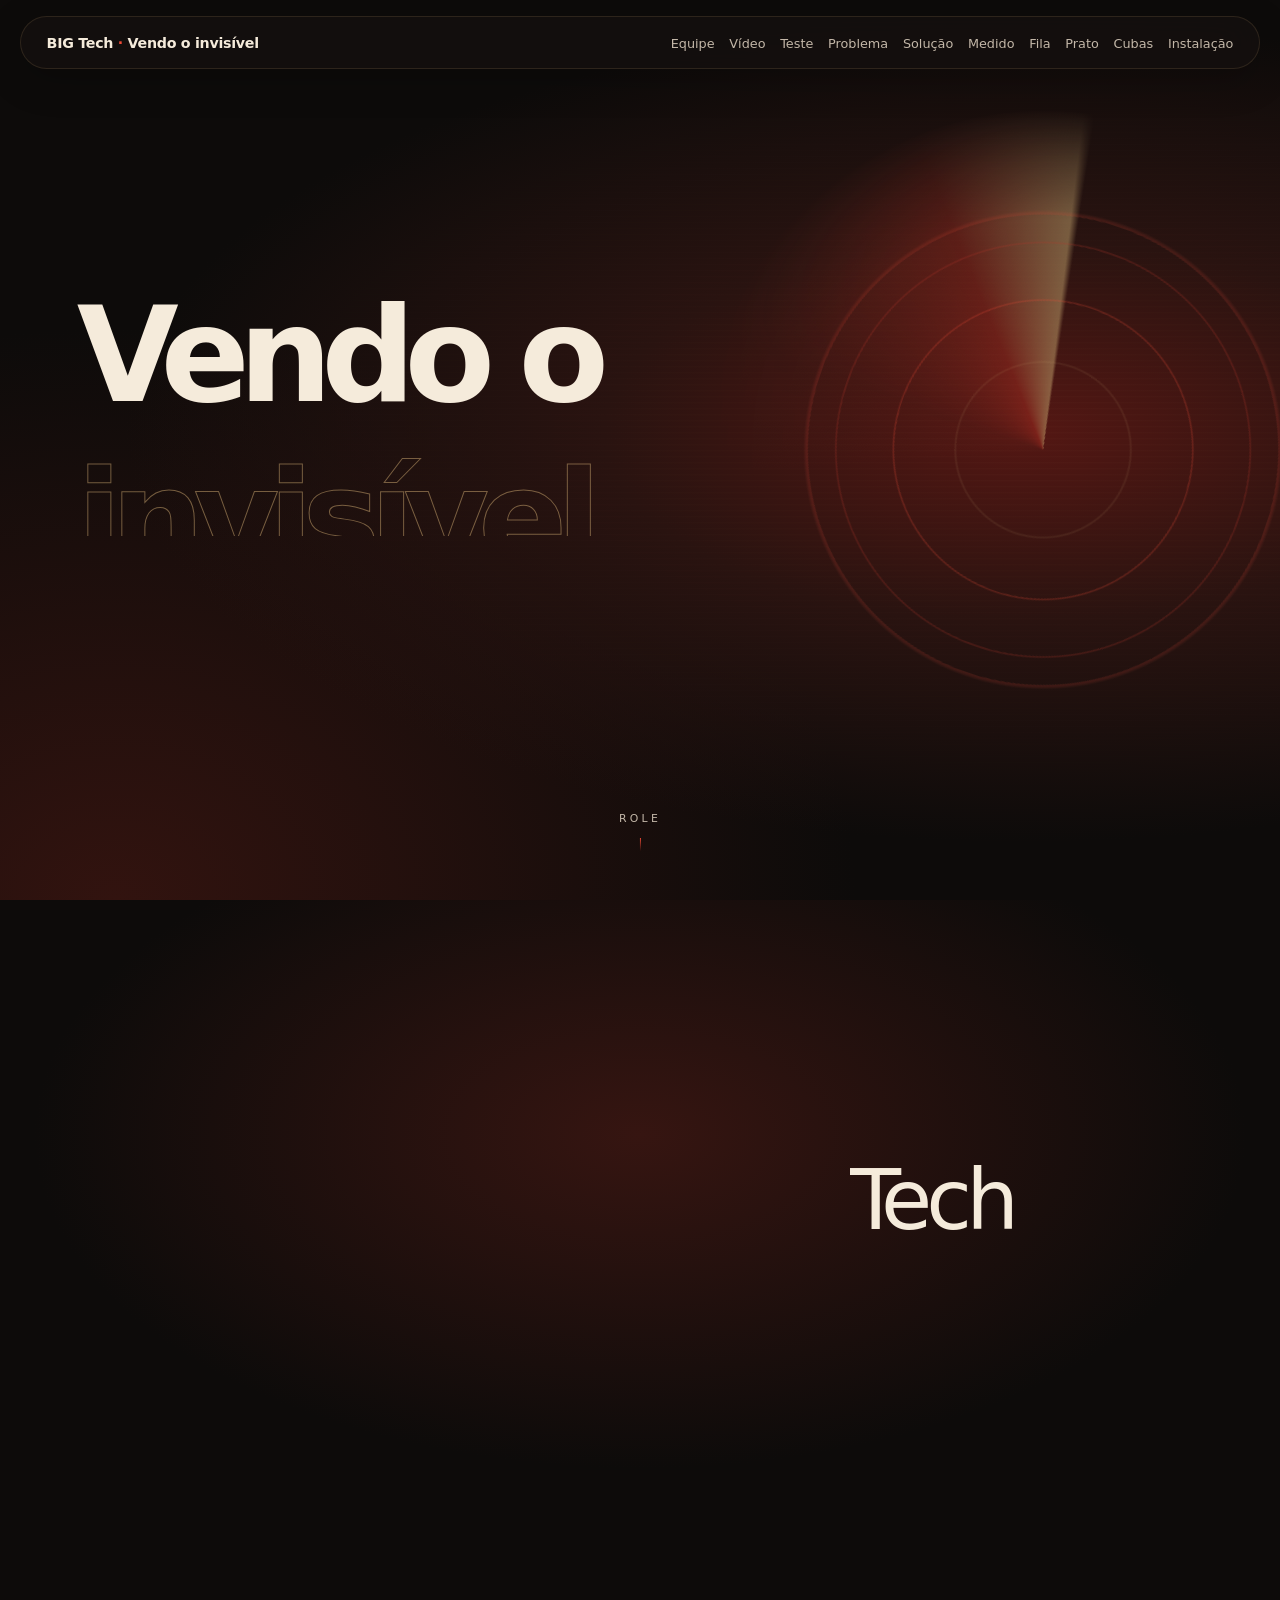
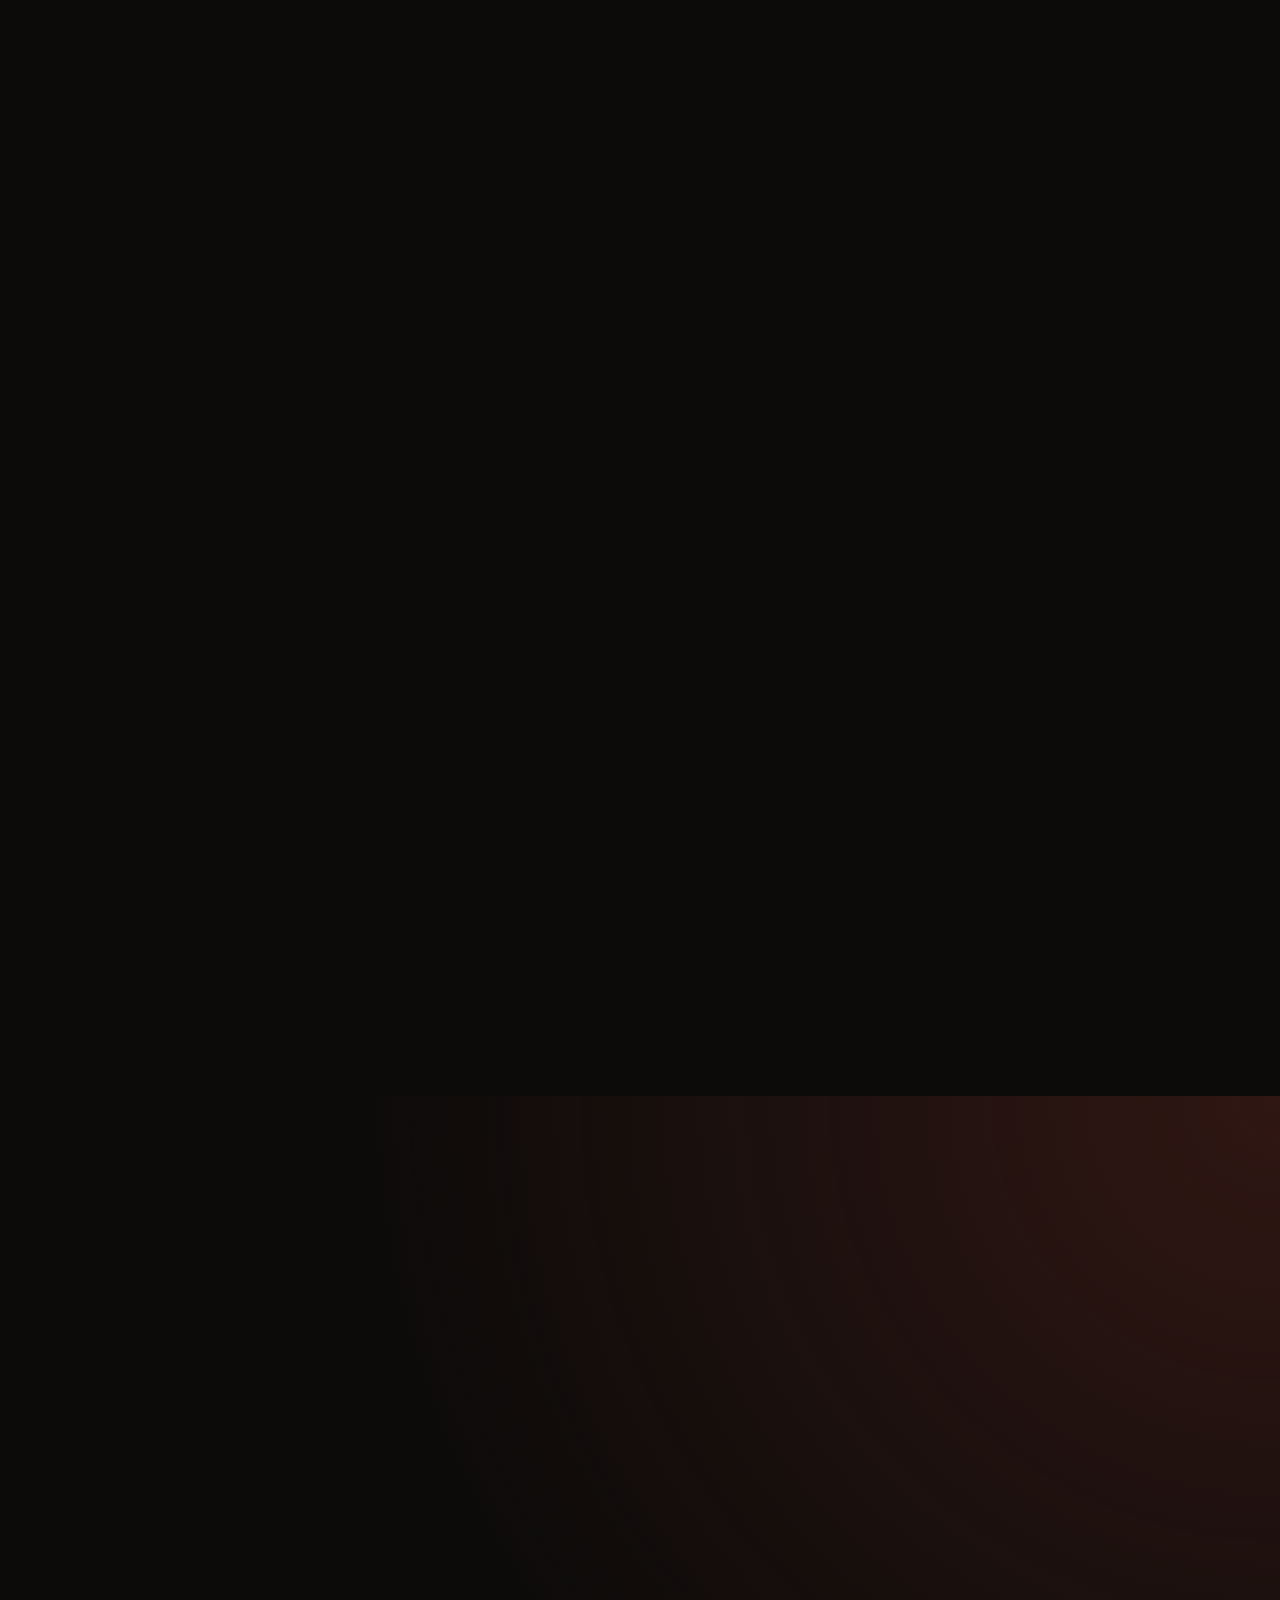
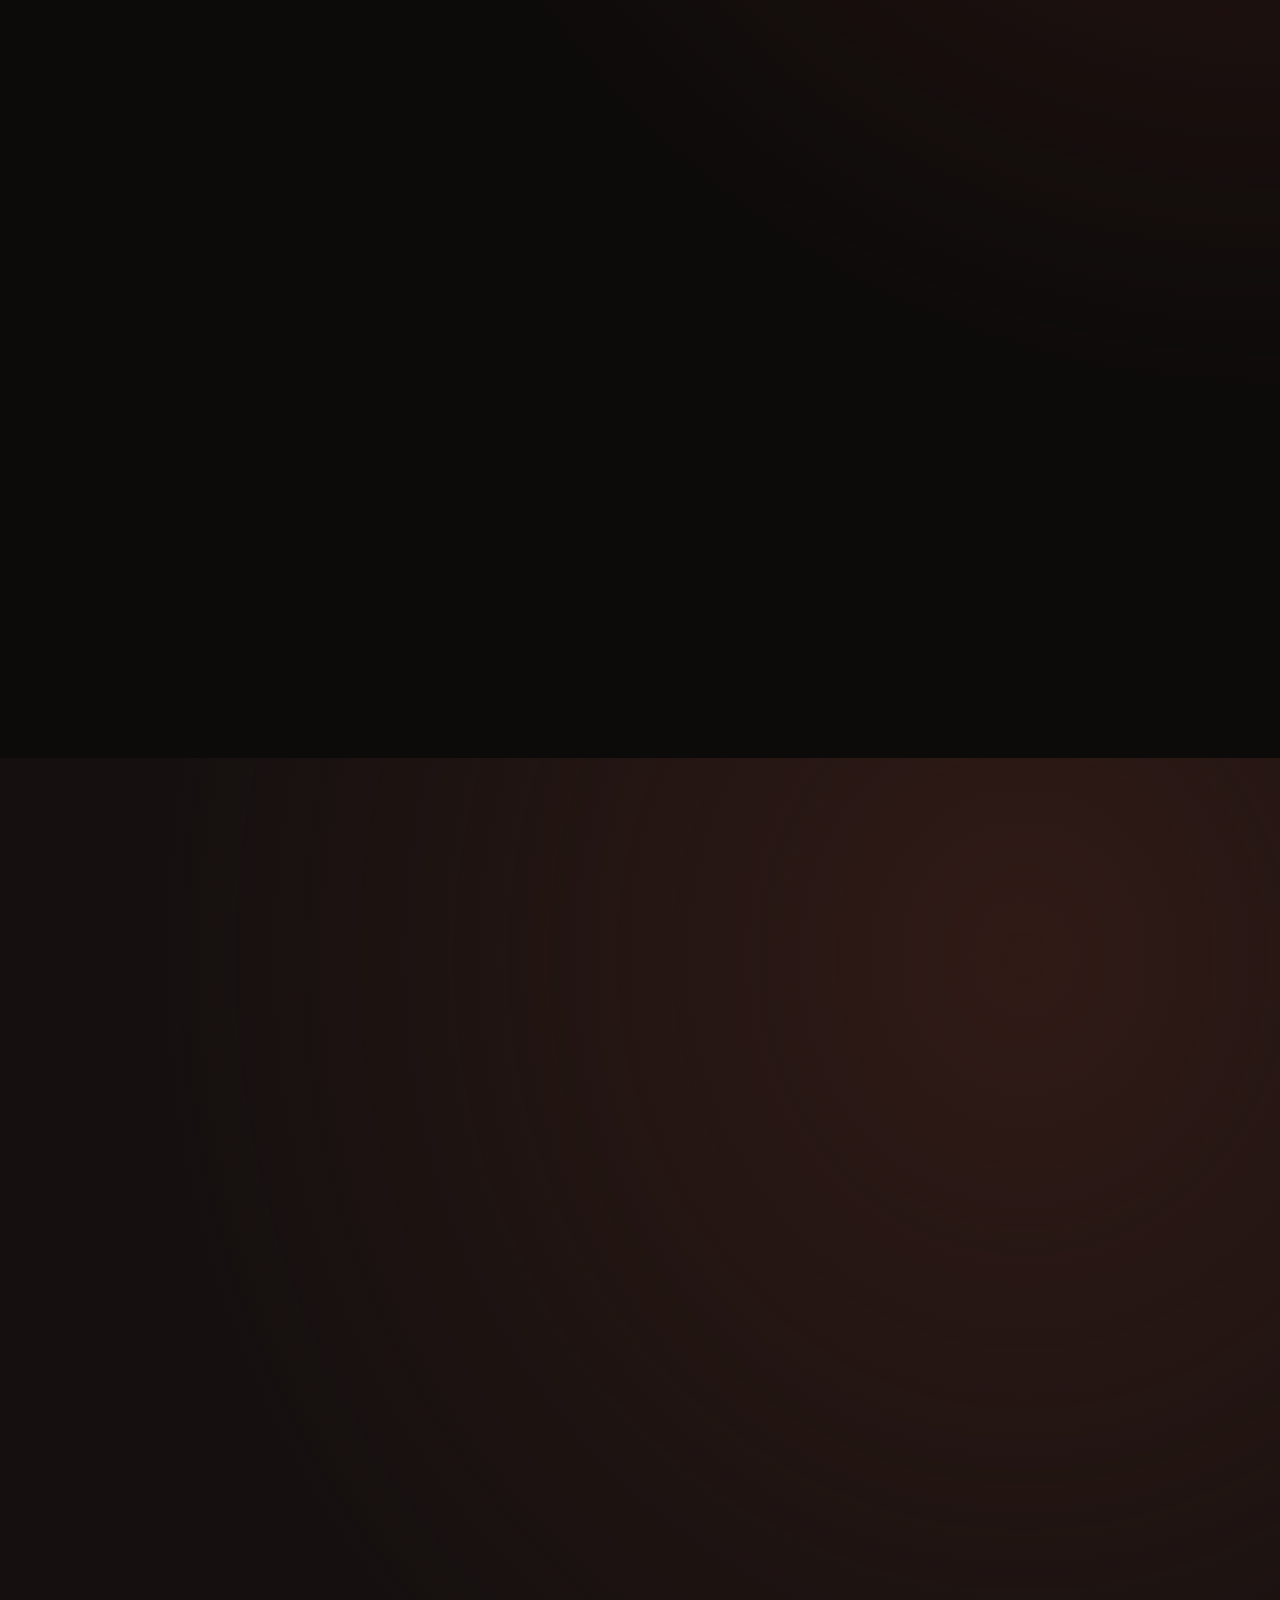
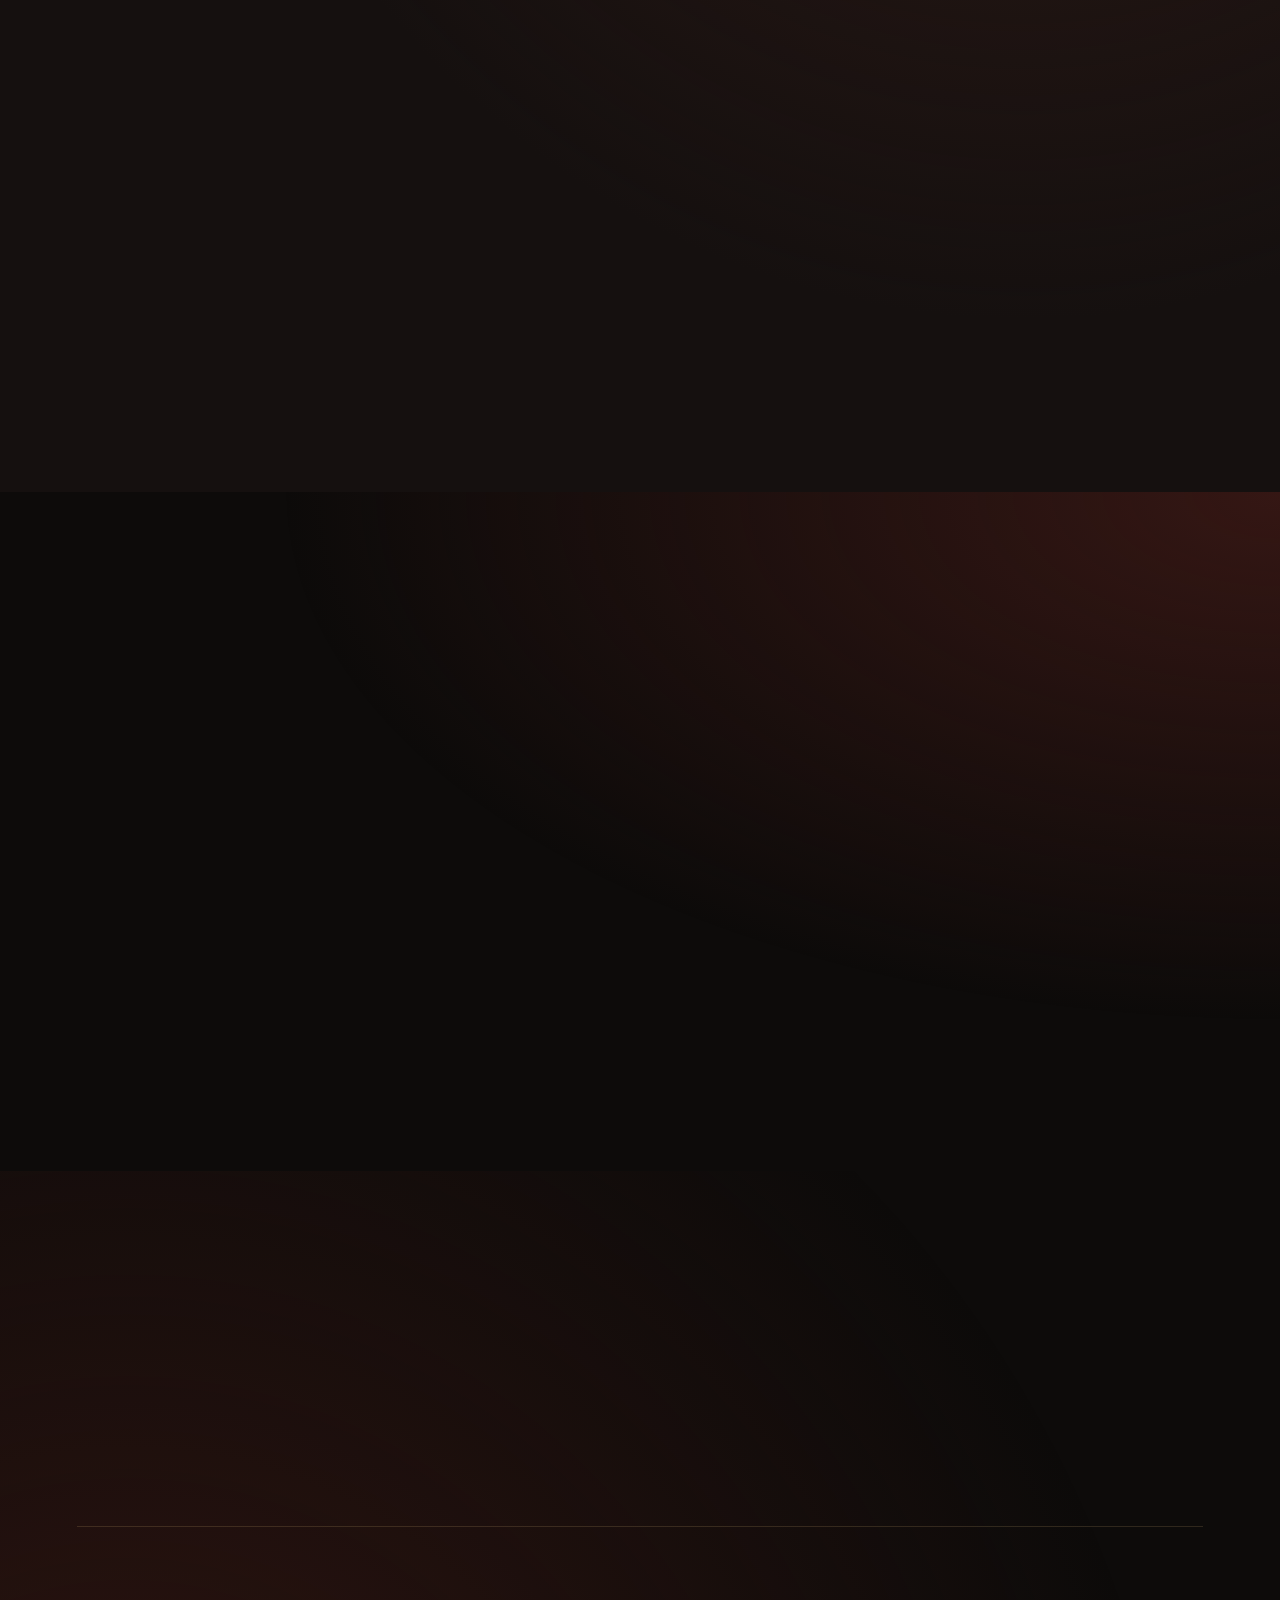
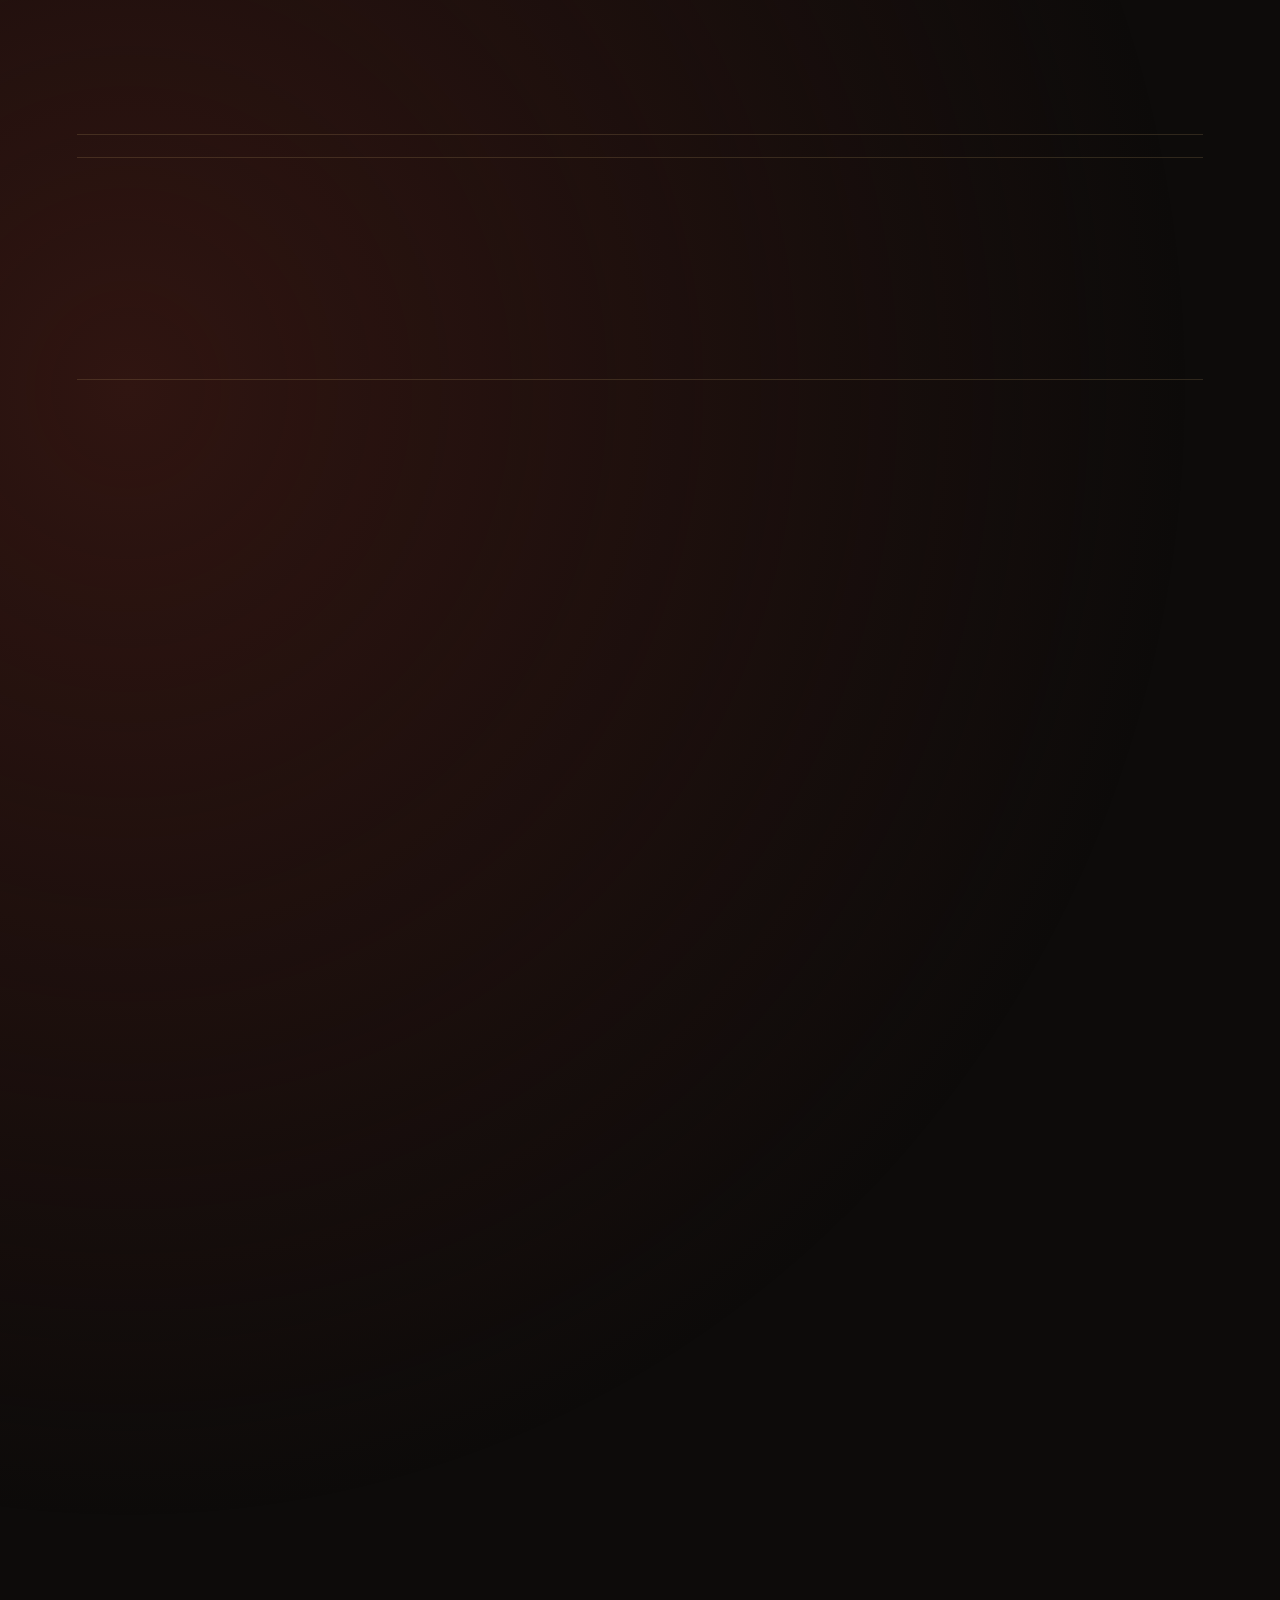
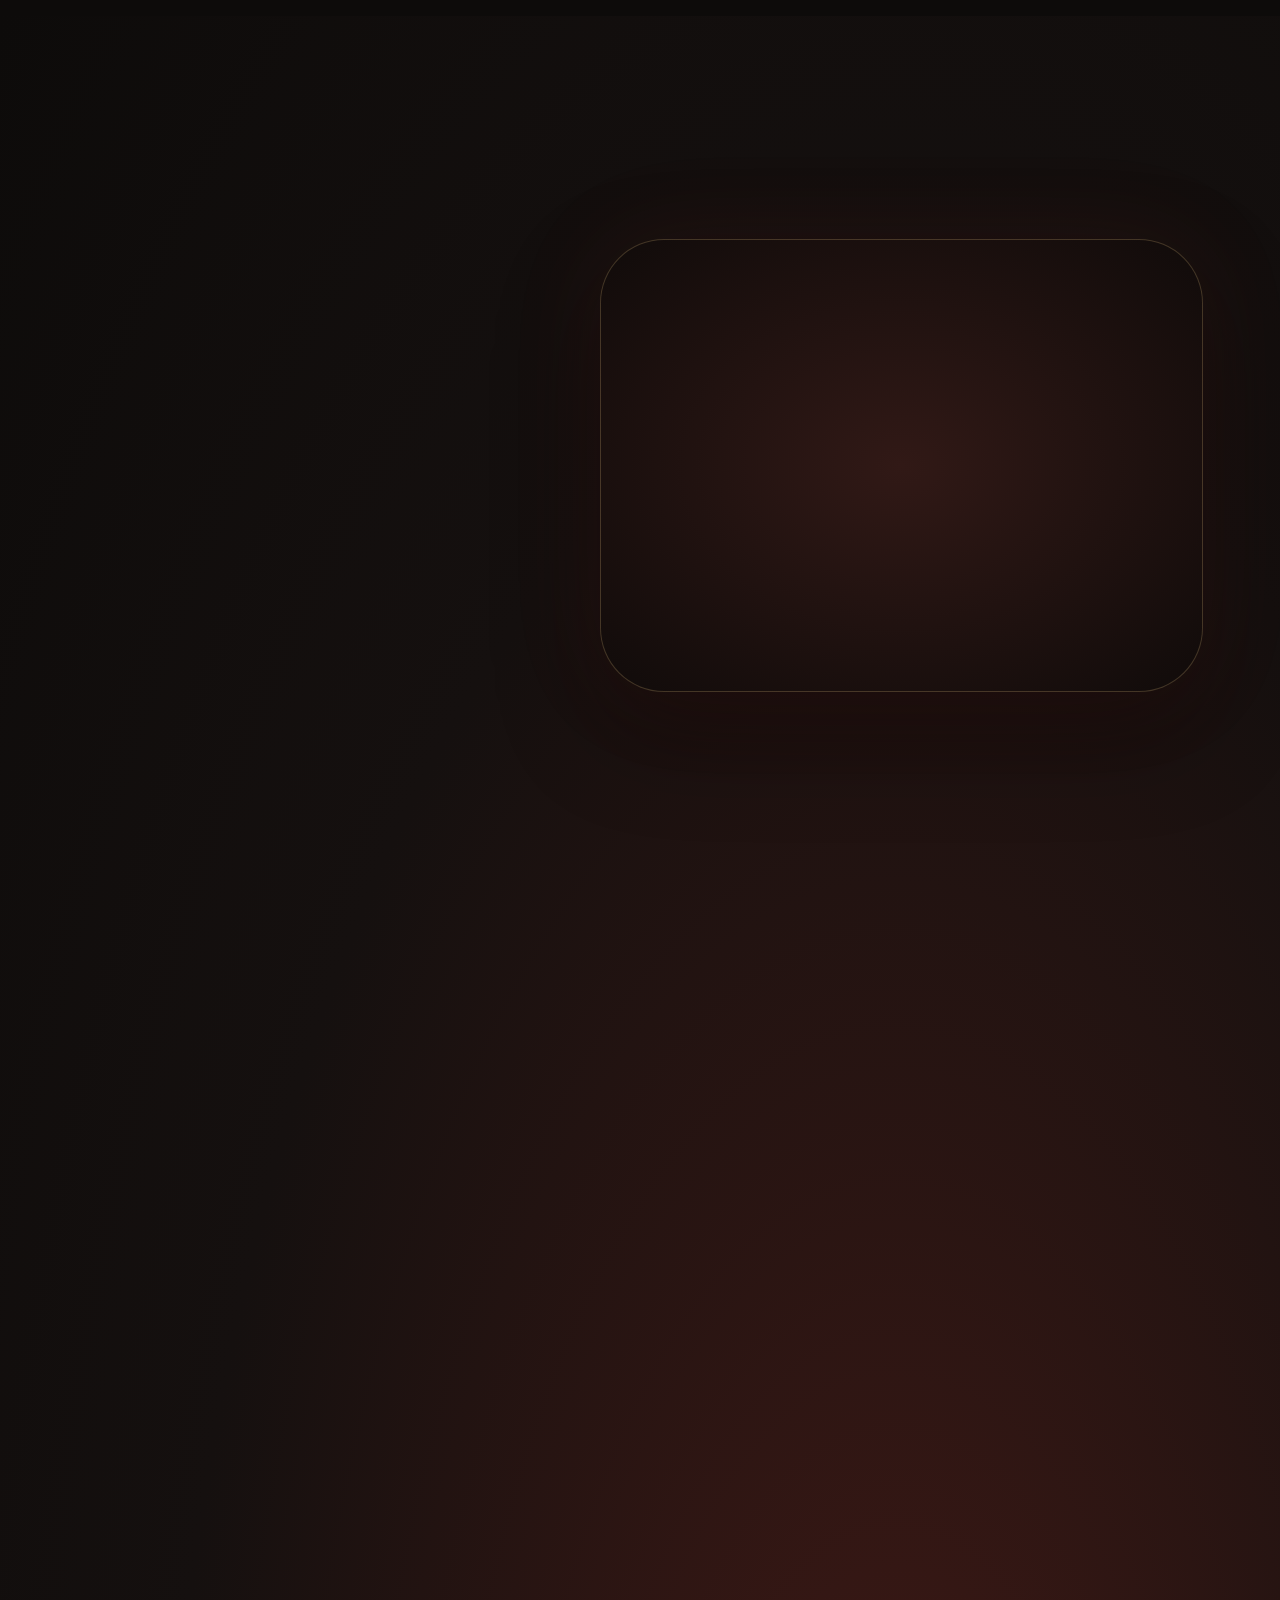
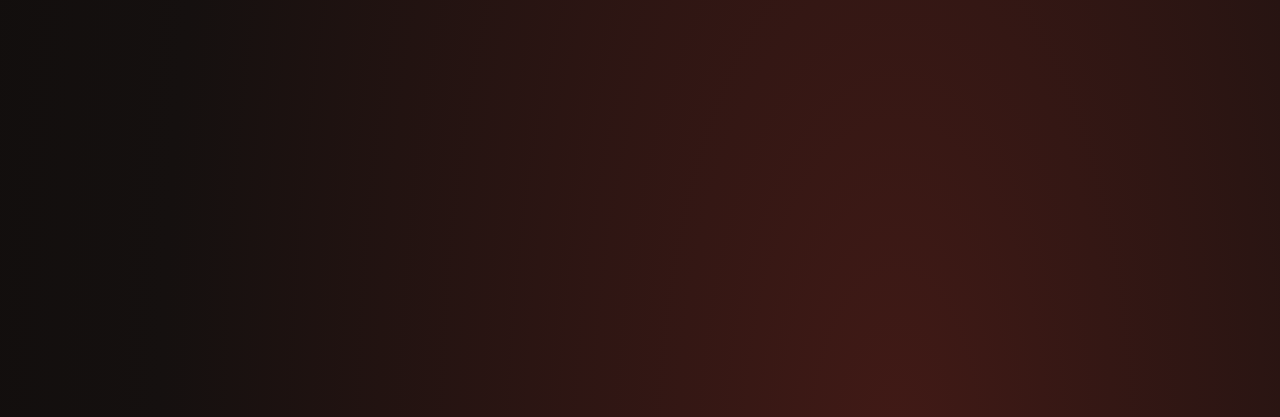
<file: index.html>
<!doctype html>
<html lang="pt-BR">
<head>
<meta charset="utf-8">
<title>Visão do Salão — Bovinu's</title>
<meta http-equiv="refresh" content="0; url=site/">
<link rel="canonical" href="site/">
</head>
<body><p>Abrindo a página... <a href="site/">clique aqui se não abrir</a>.</p></body>
</html>
</file>
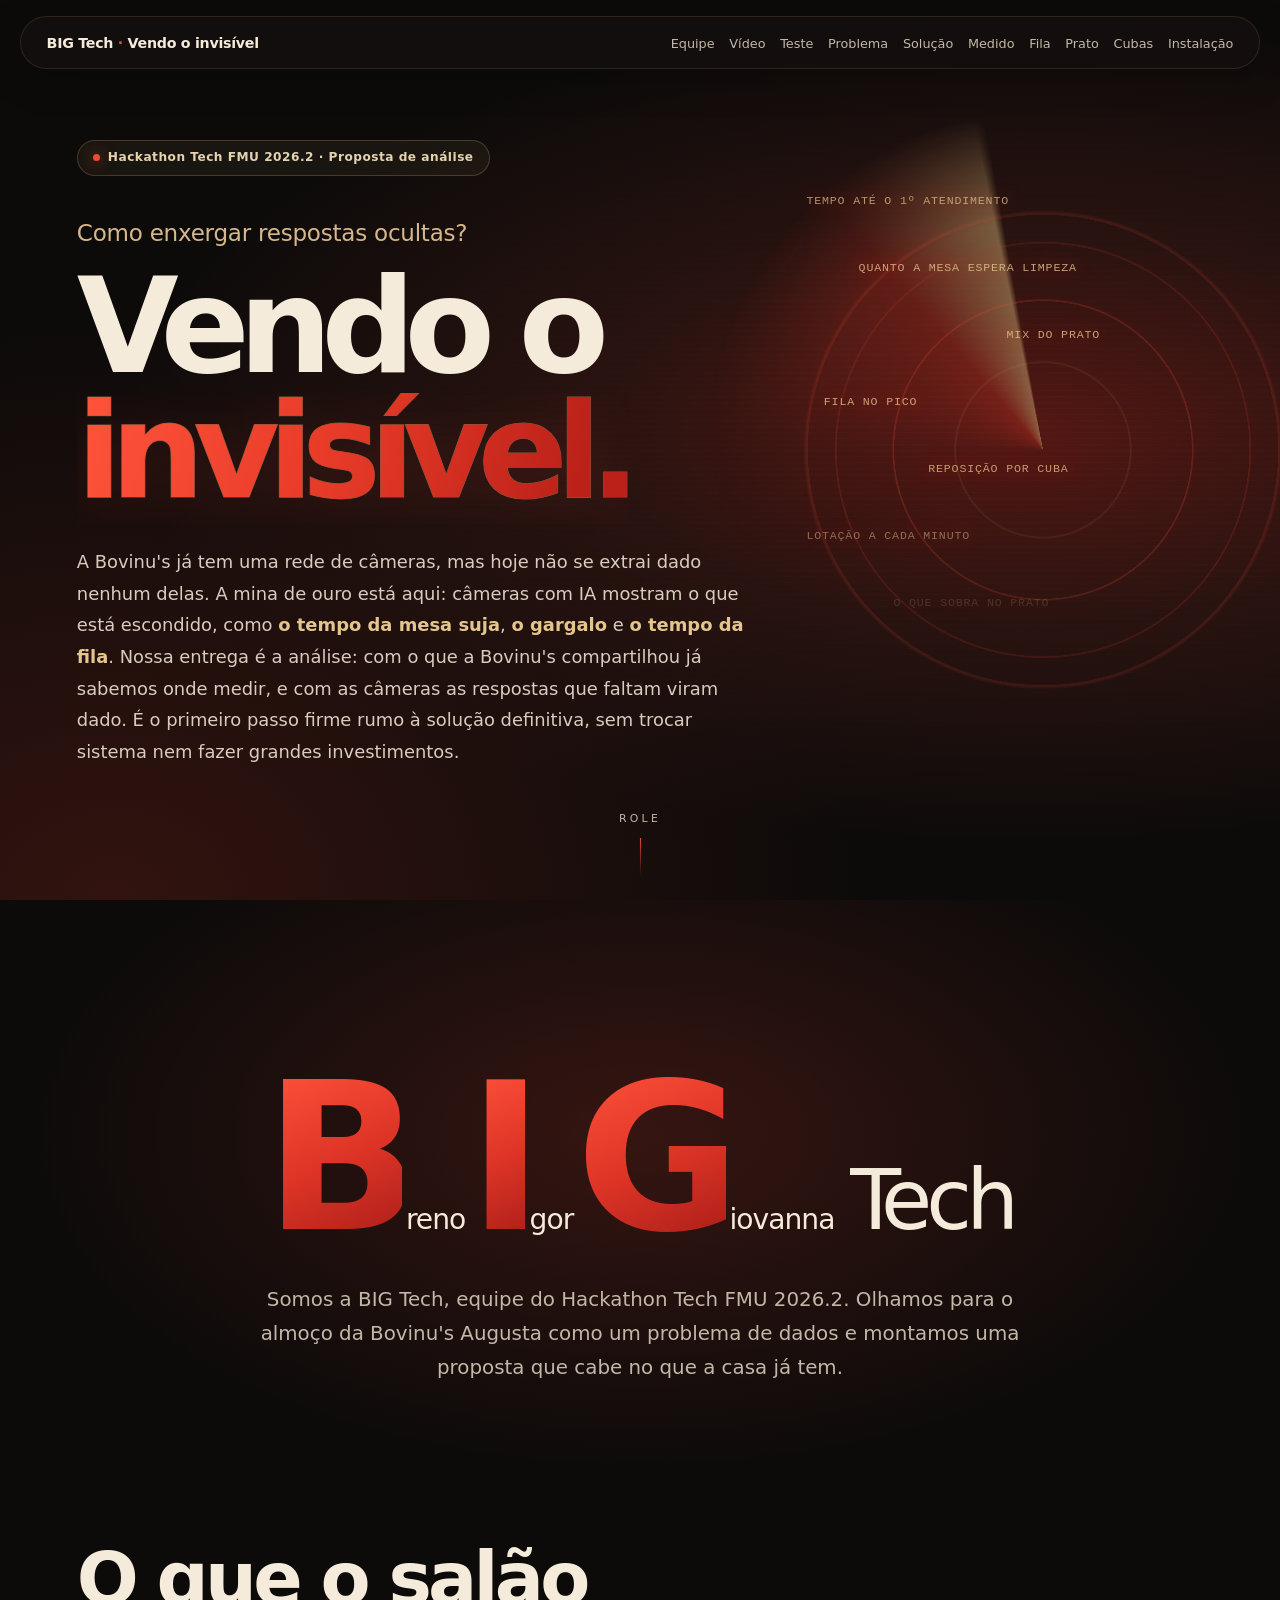
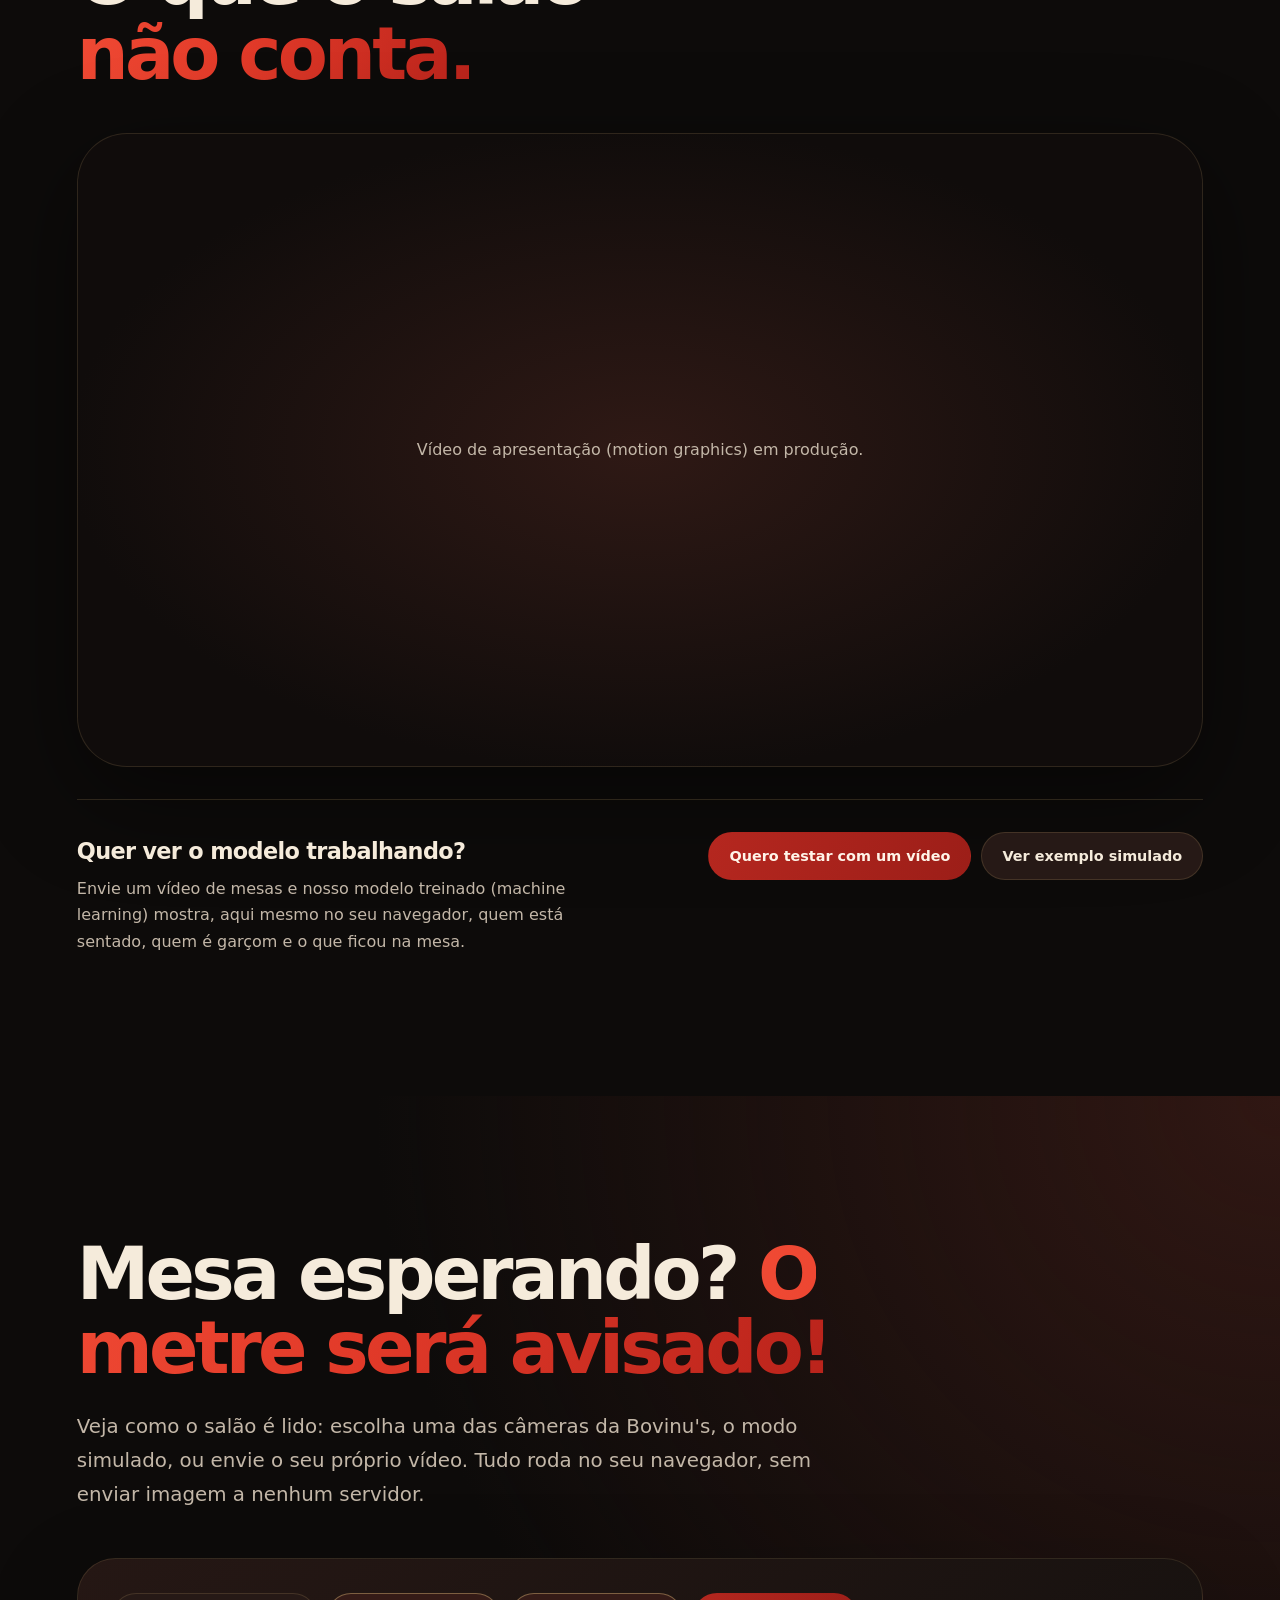
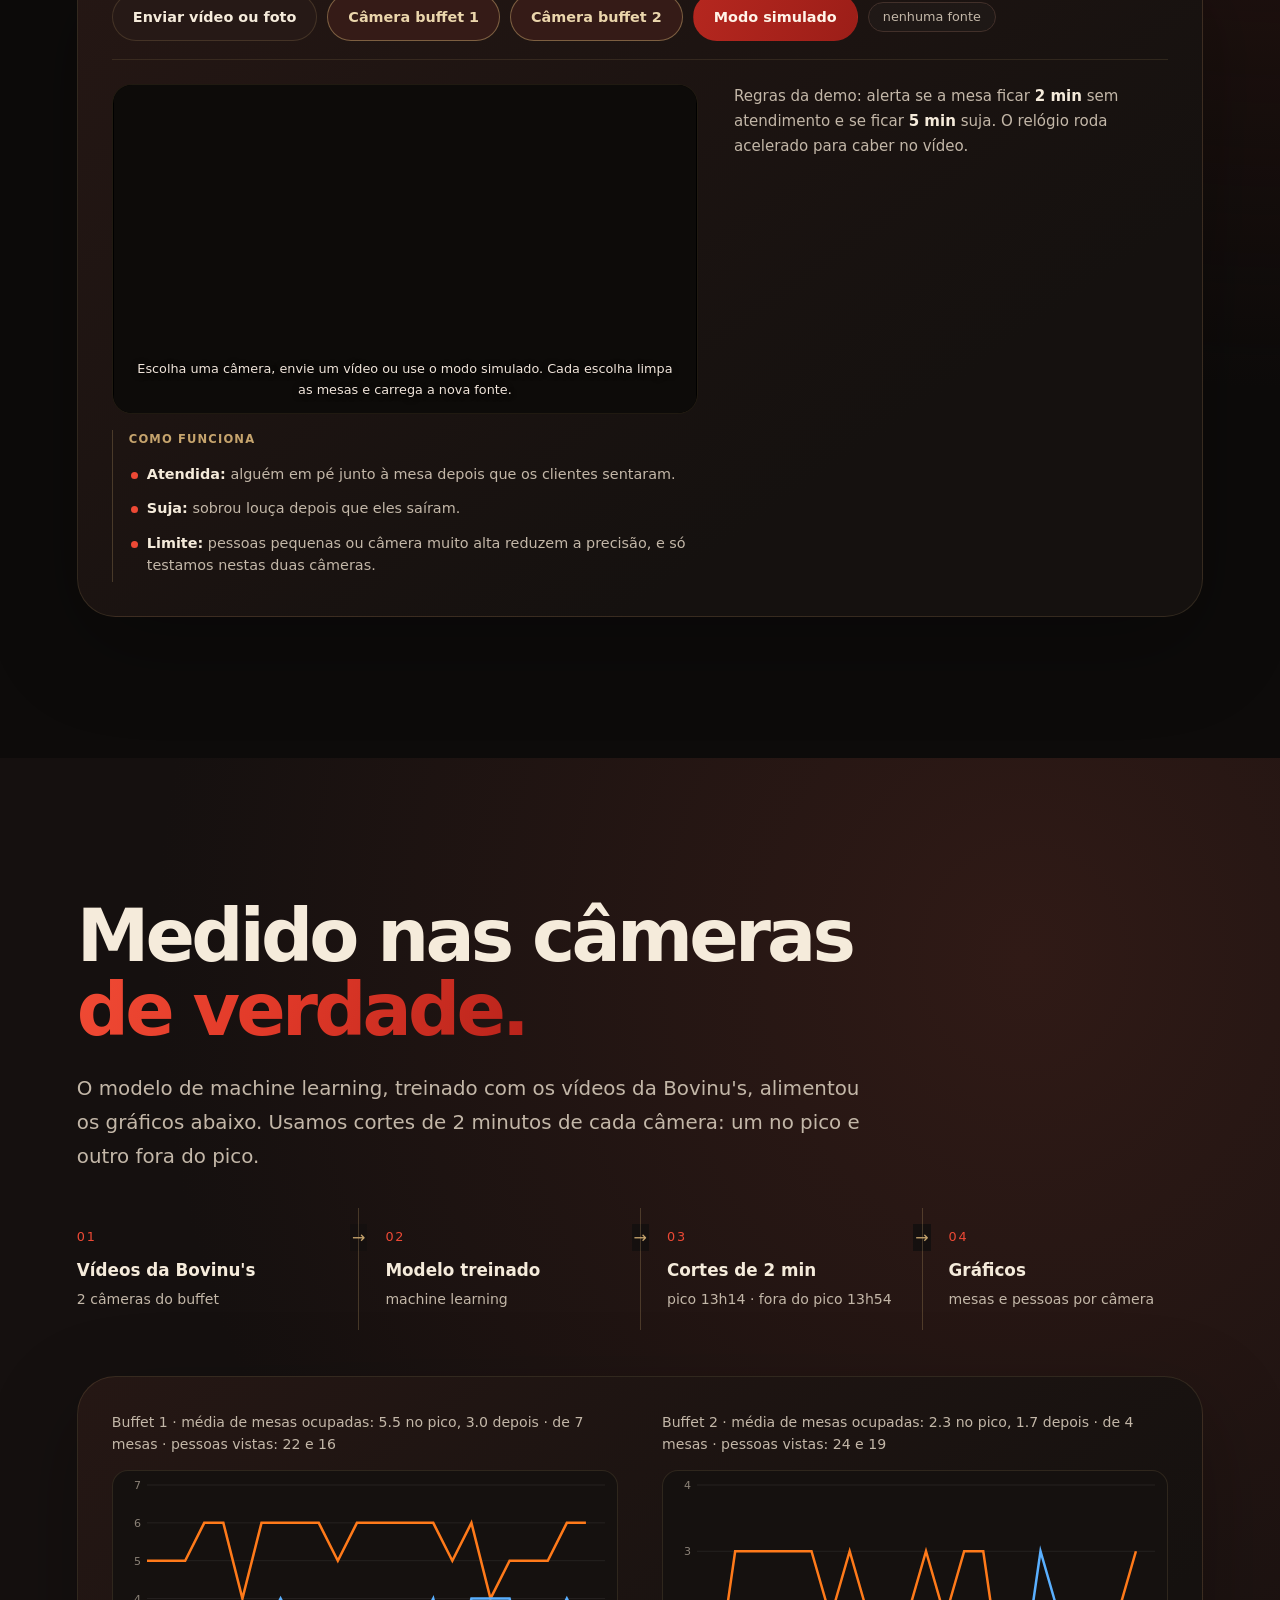
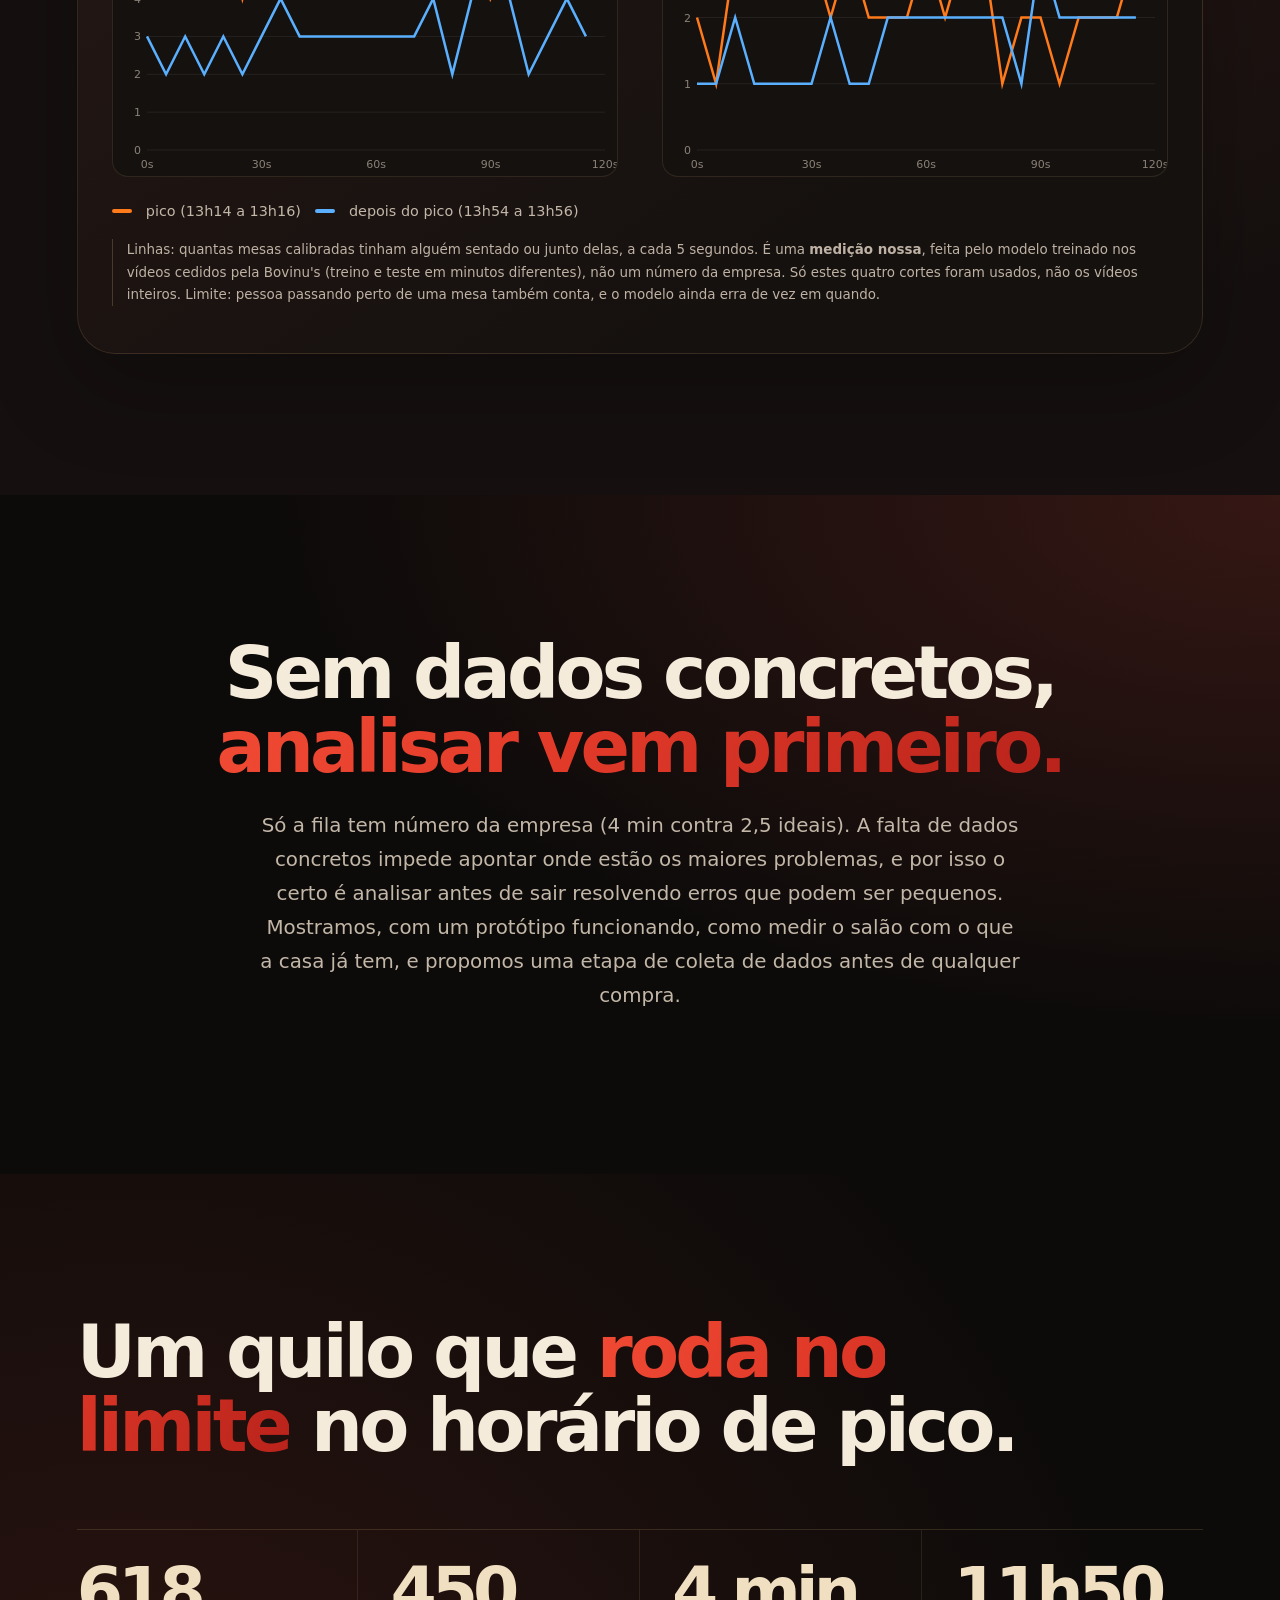
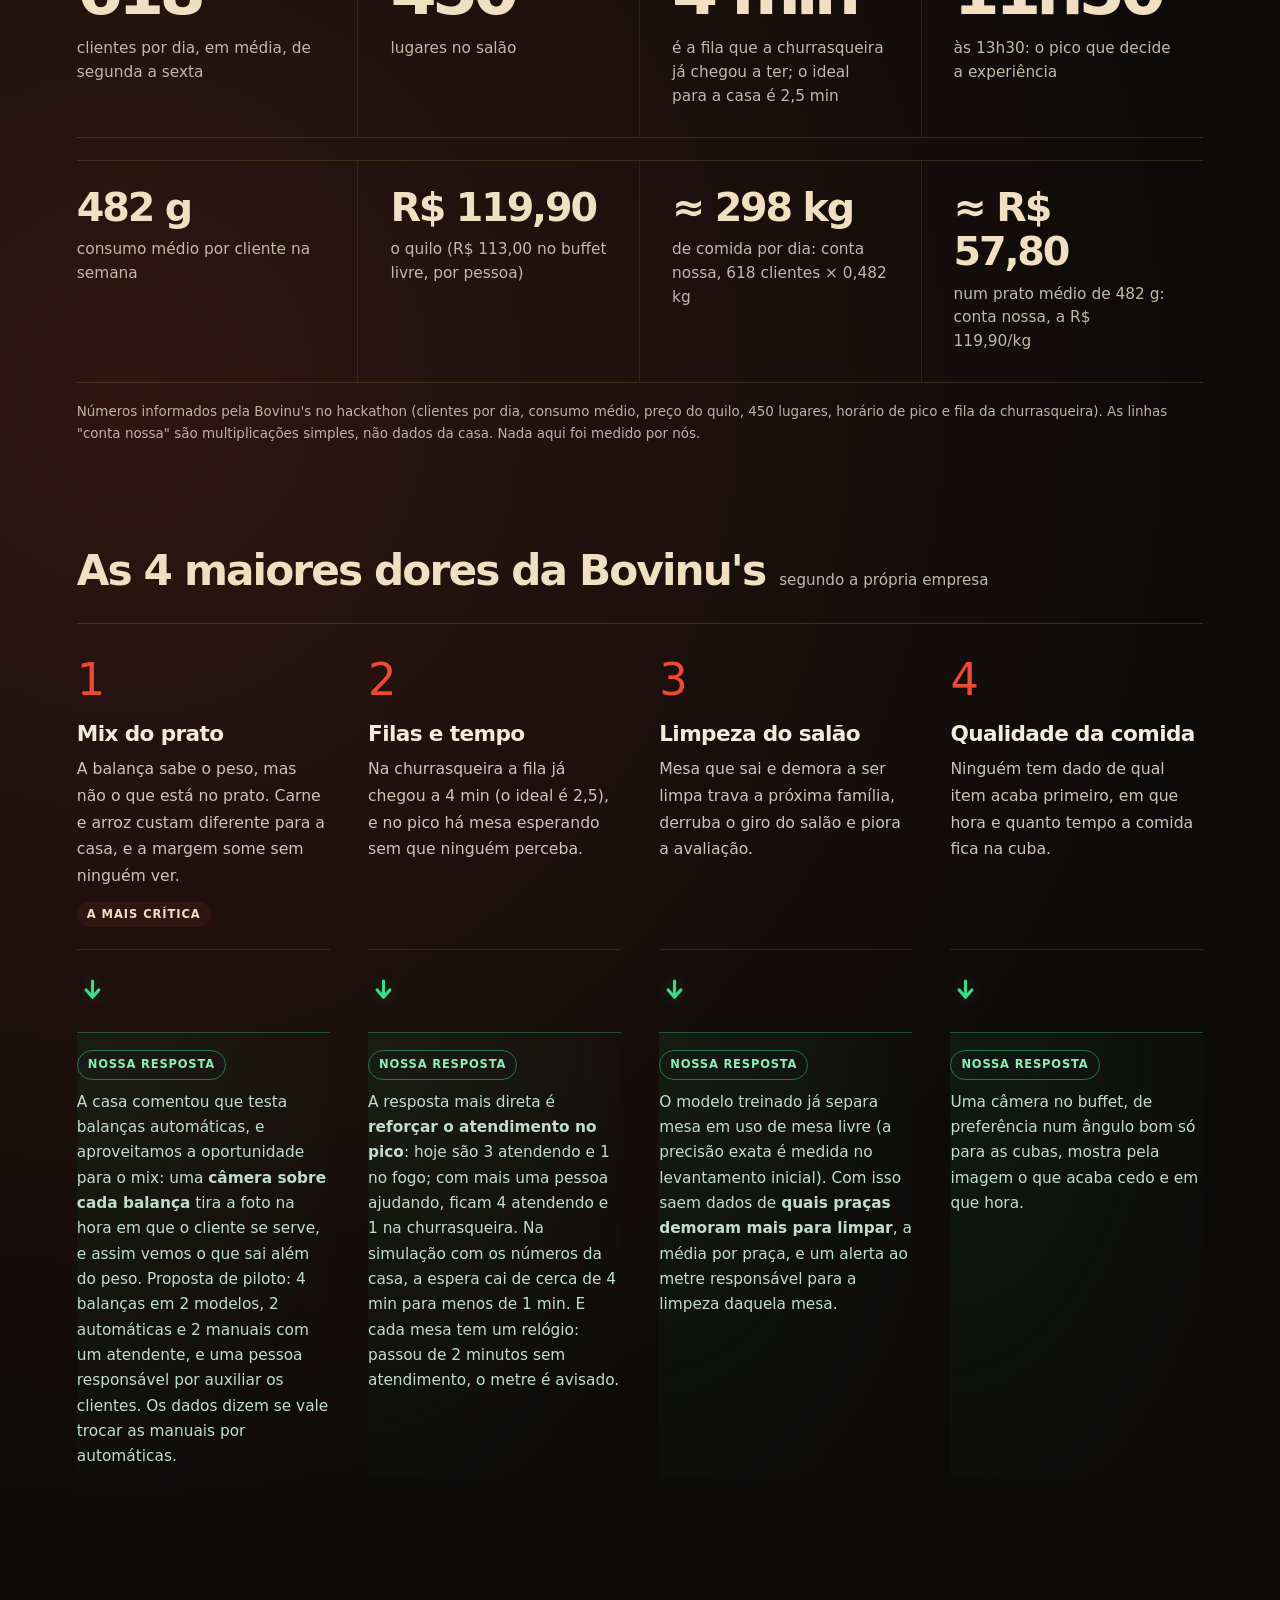
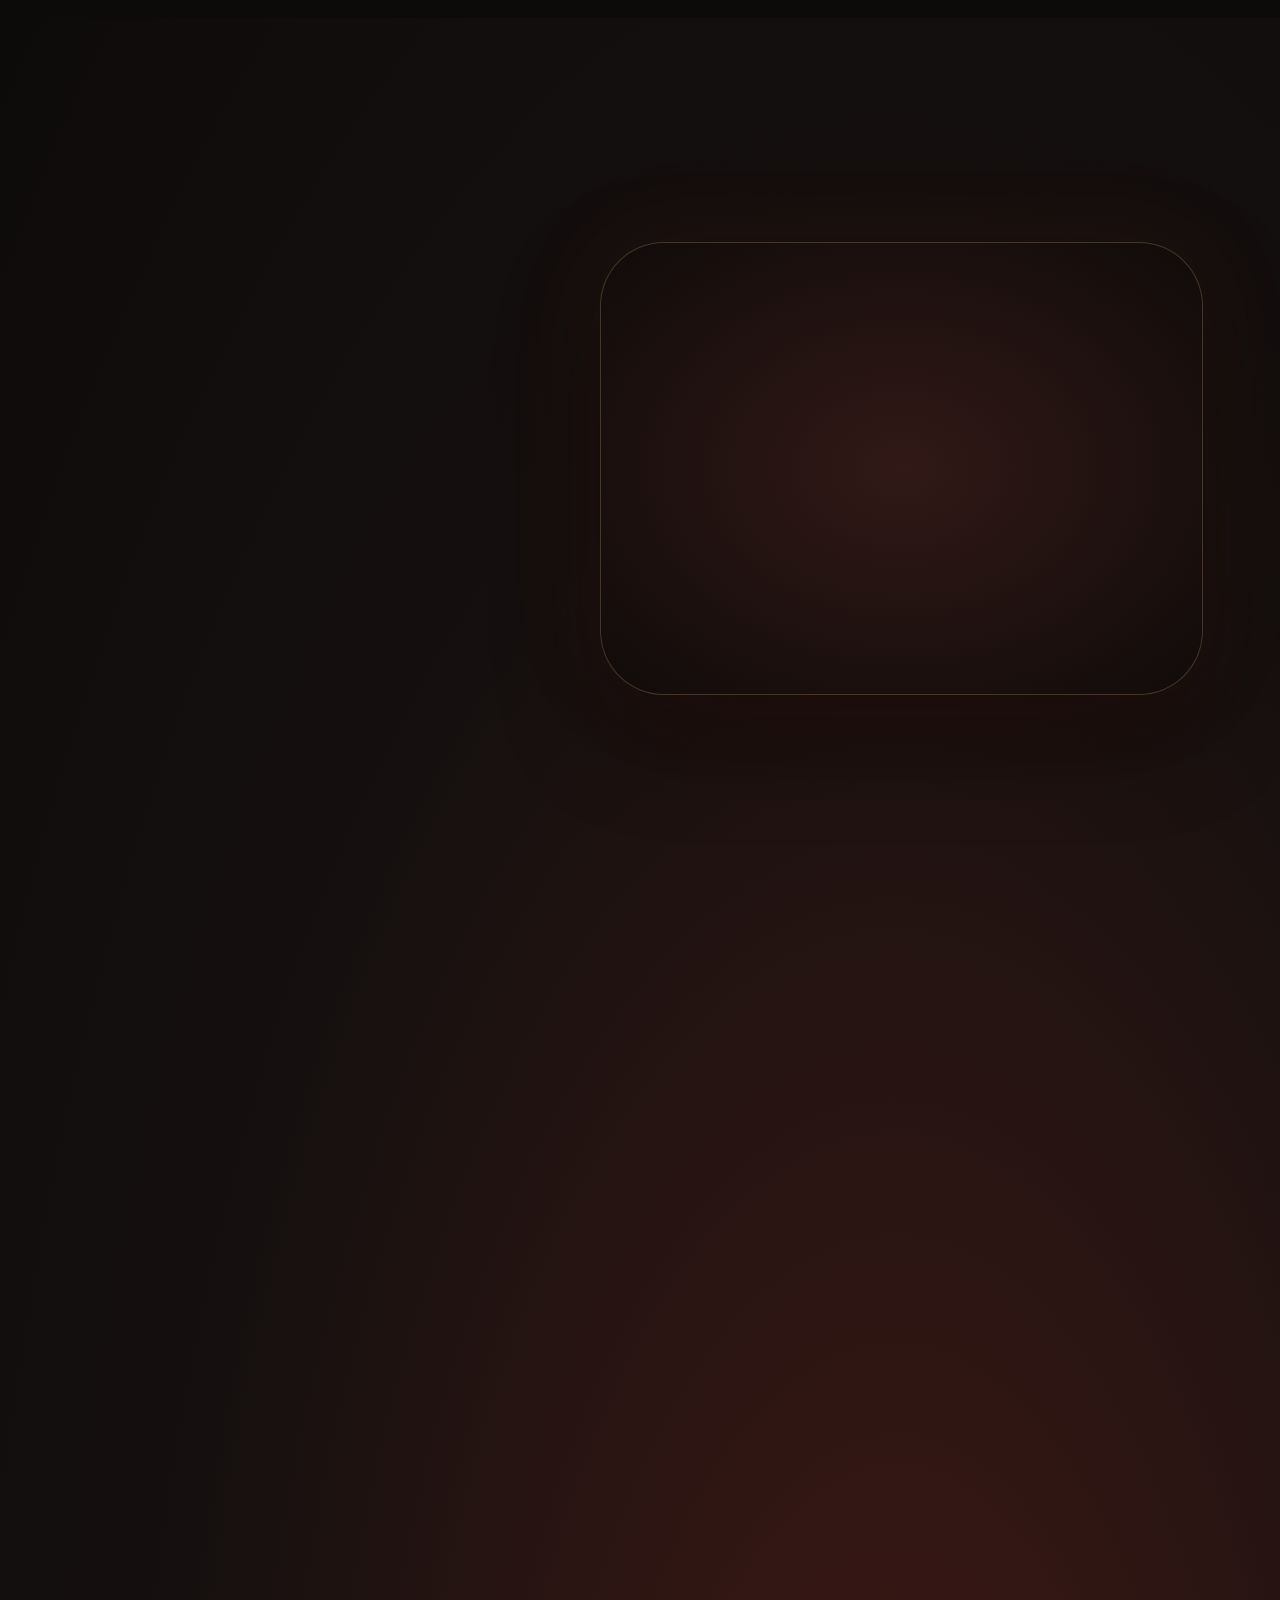
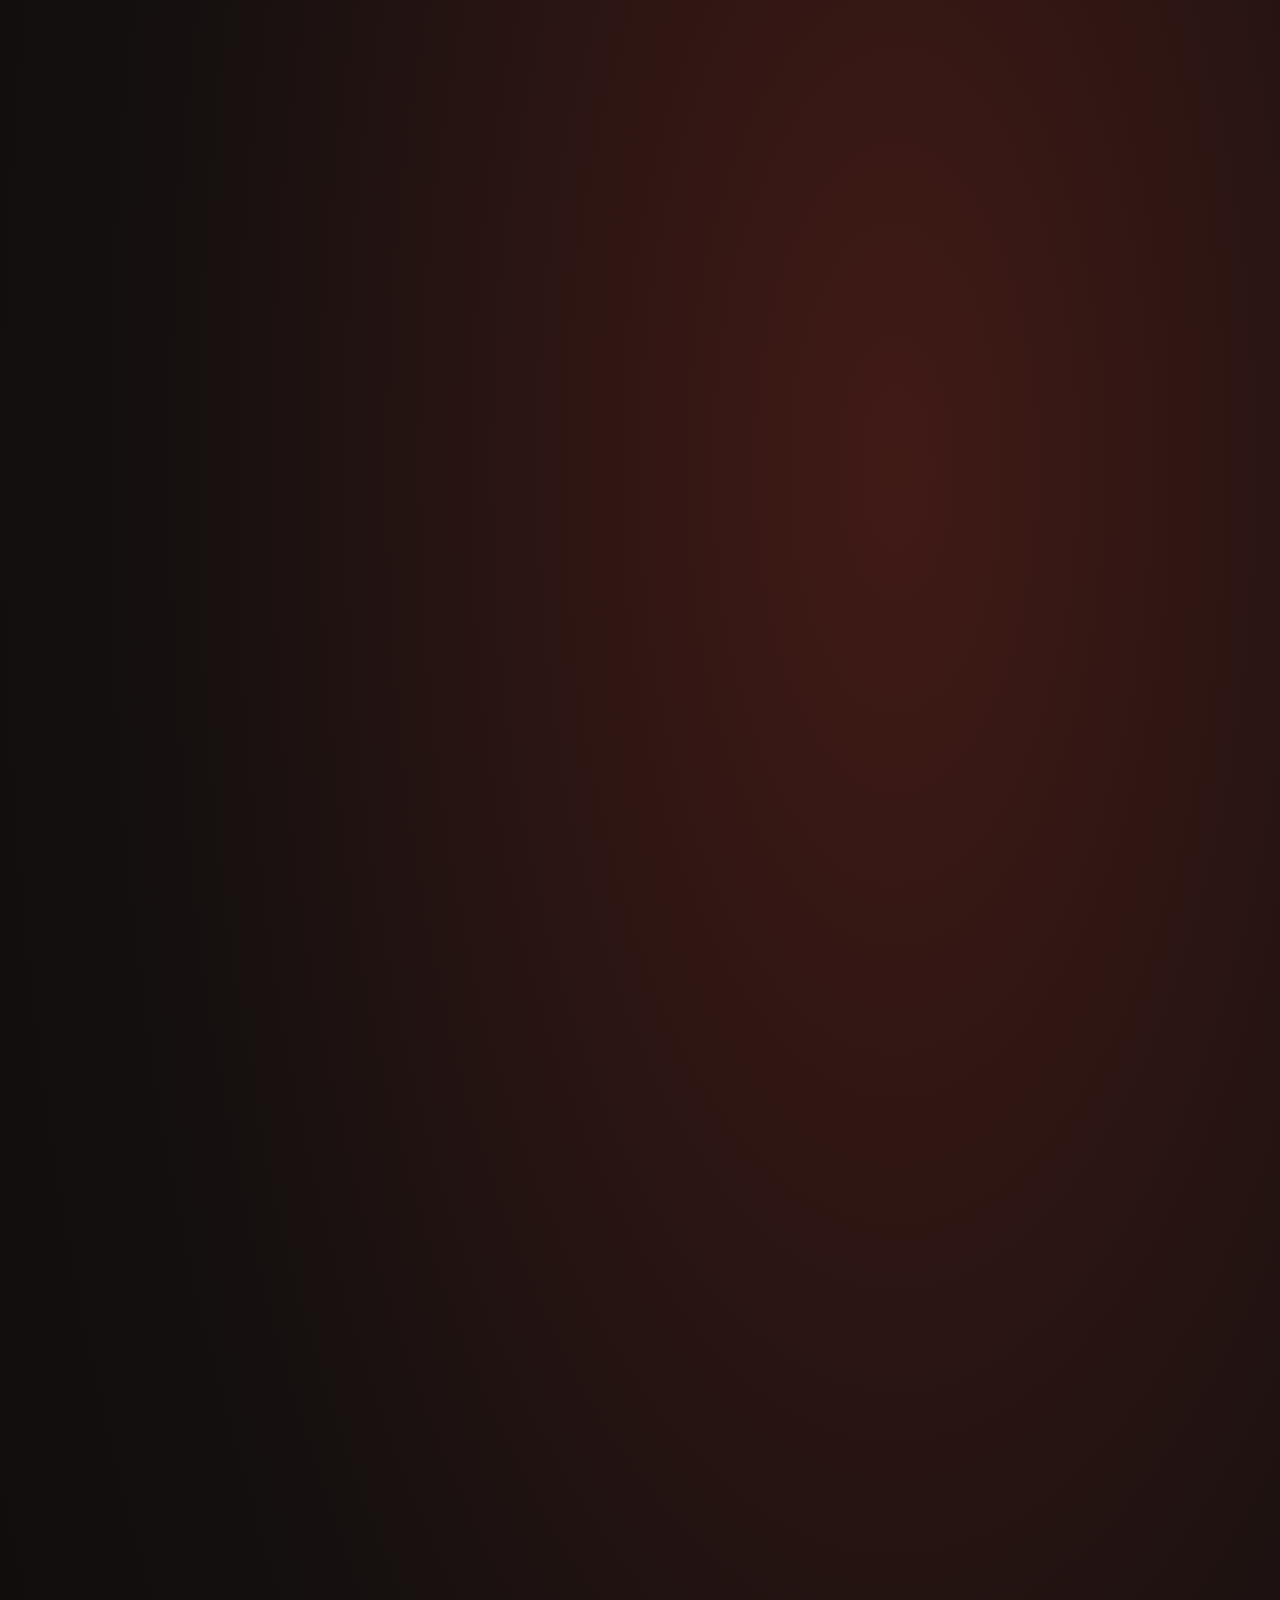
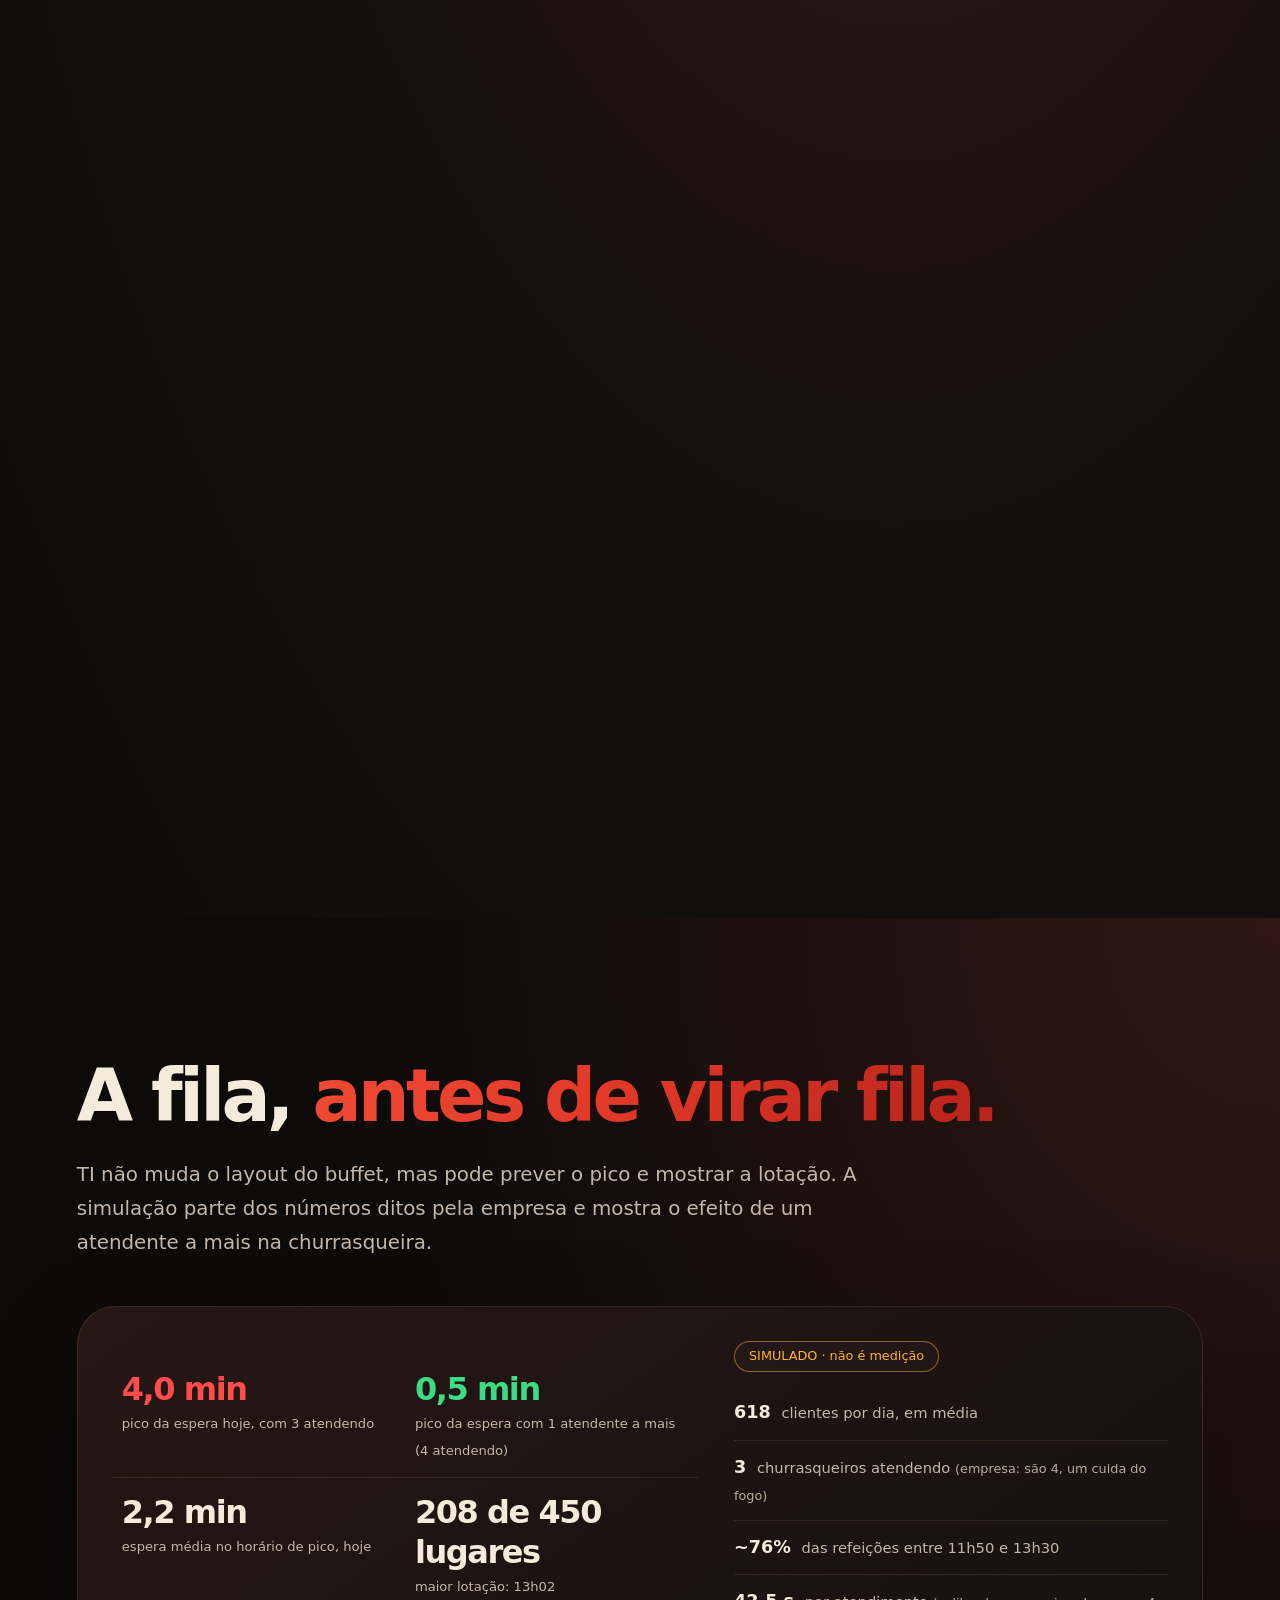
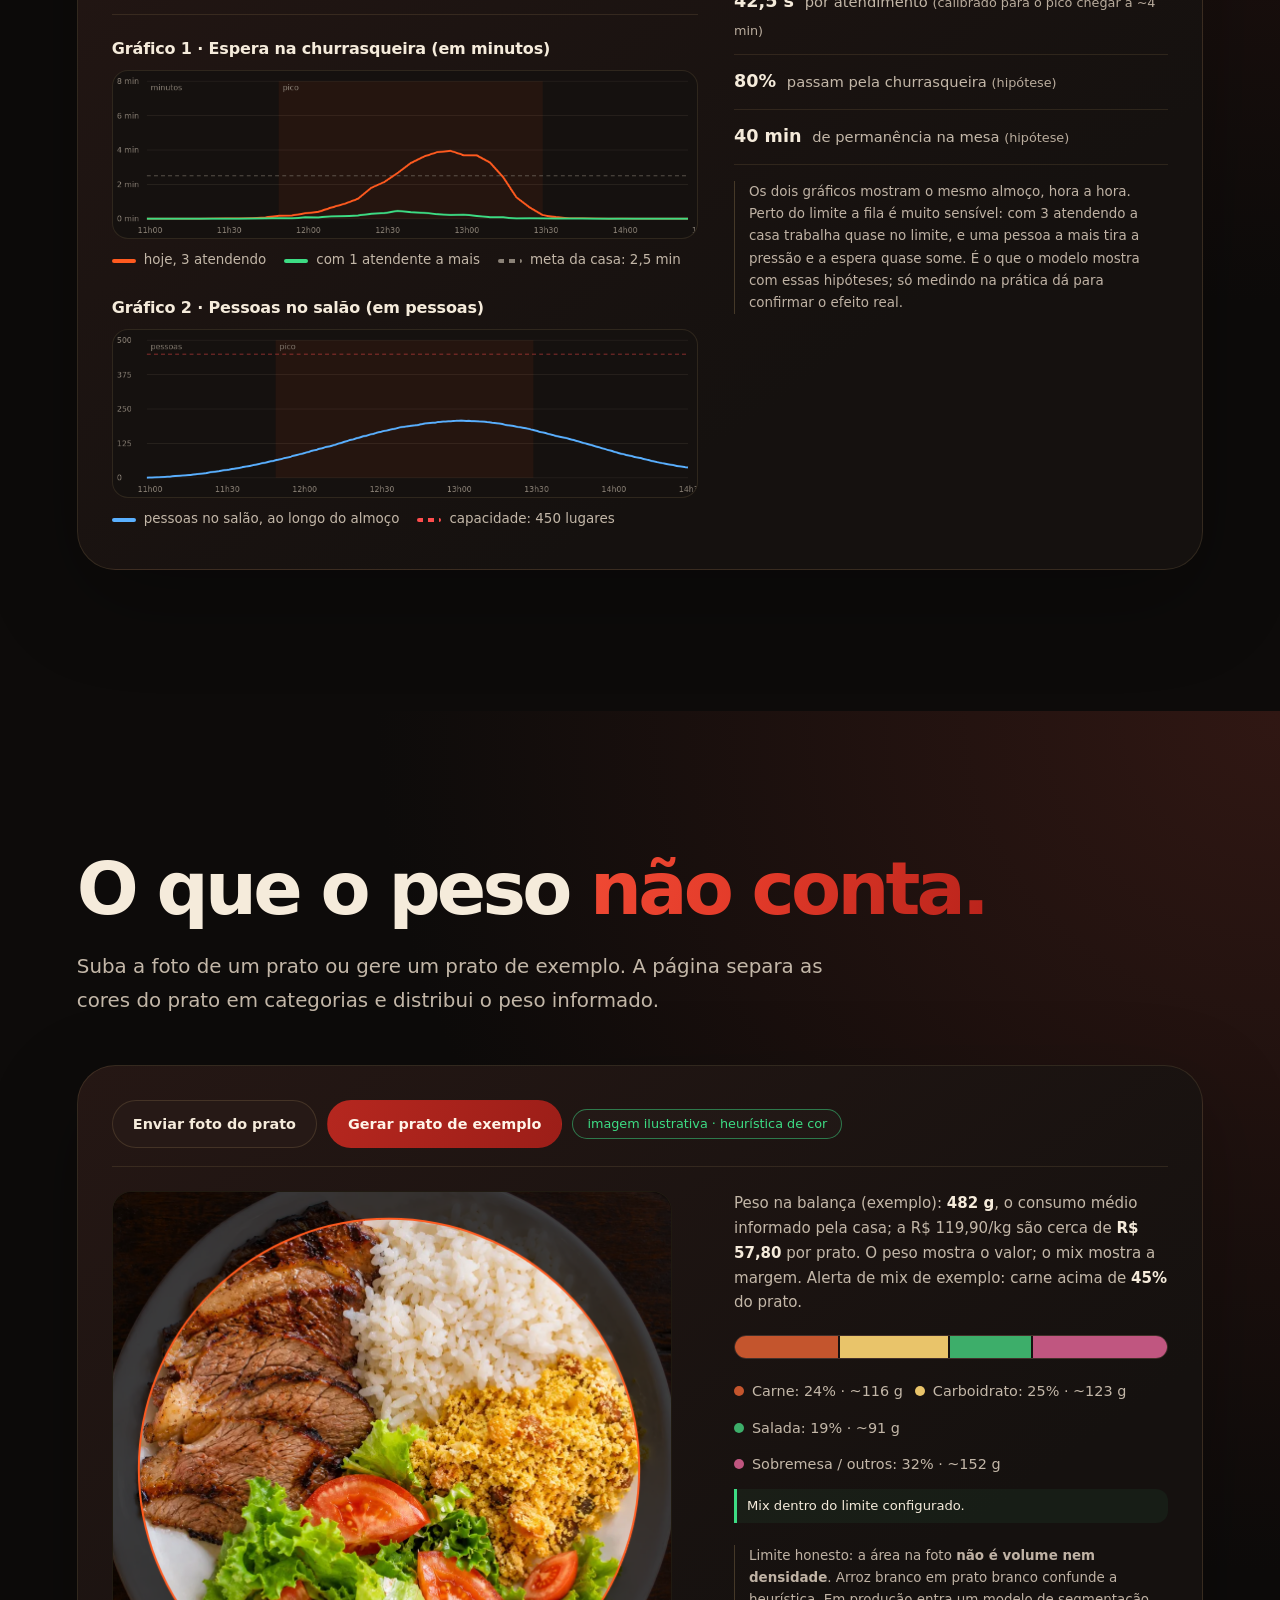
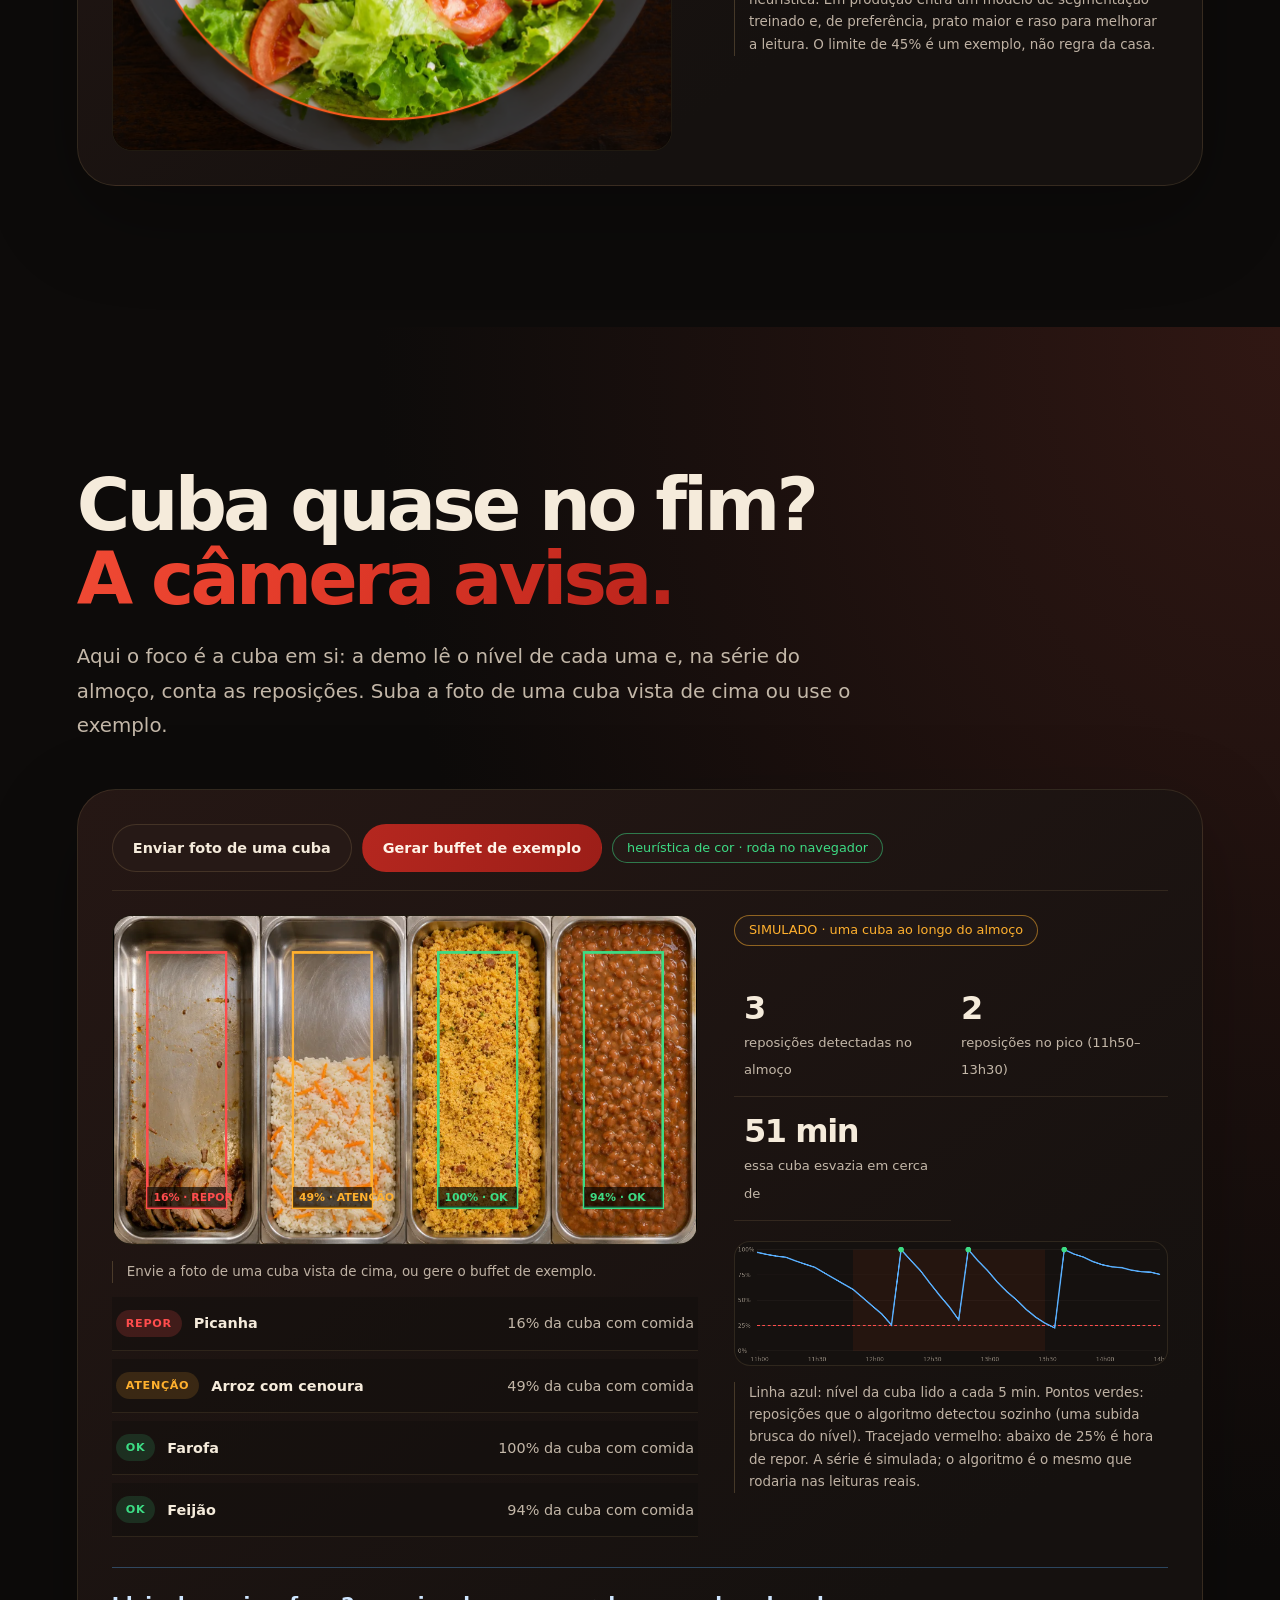
<file: site/index.html>
<!doctype html>
<html lang="pt-BR">
<head>
<meta charset="utf-8">
<meta name="viewport" content="width=device-width, initial-scale=1">
<title>Vendo o invisível — BIG Tech · Hackathon Tech FMU 2026.2</title>
<meta name="description" content="Como enxergar respostas ocultas? Visão computacional nas câmeras que a Bovinu's Augusta já tem: mesas, mix do prato e fila. Proposta de análise da equipe BIG Tech.">
<link rel="icon" href="data:image/svg+xml,%3Csvg xmlns='http://www.w3.org/2000/svg' viewBox='0 0 32 32'%3E%3Crect width='32' height='32' rx='8' fill='%23ff5a1f'/%3E%3Ccircle cx='16' cy='16' r='6' fill='%230b0a09'/%3E%3C/svg%3E">
<link rel="stylesheet" href="css/style.css?v=12">
<link rel="stylesheet" href="css/tema-bordo.css?v=6">
</head>
<body>
<nav class="top">
  <b>BIG Tech <span style="color:var(--ember)">·</span> Vendo o invisível</b>
  <ul>
    <li><a href="#equipe">Equipe</a></li>
    <li><a href="#video">Vídeo</a></li>
    <li><a href="#mesas">Teste</a></li>
    <li><a href="#problema">Problema</a></li>
    <li><a href="#solucao">Solução</a></li>
    <li><a href="#medido">Medido</a></li>
    <li><a href="#fila">Fila</a></li>
    <li><a href="#prato">Prato</a></li>
    <li><a href="#cubas">Cubas</a></li>
    <li><a href="#arquitetura">Instalação</a></li>
  </ul>
</nav>

<!-- HERO -->
<section id="hero">
  <!-- métricas que hoje ninguém mede: só aparecem onde a "lanterna" passa. São nomes, não números. -->
  <div class="hidden-metrics" aria-hidden="true">
    <span style="left:0;top:2%">tempo até o 1º atendimento</span>
    <span style="left:12%;top:14%">quanto a mesa espera limpeza</span>
    <span style="left:46%;top:26%">mix do prato</span>
    <span style="left:4%;top:38%">fila no pico</span>
    <span style="left:28%;top:50%">reposição por cuba</span>
    <span style="left:0;top:62%">lotação a cada minuto</span>
    <span style="left:20%;top:74%">o que sobra no prato</span>
    <span style="left:34%;top:86%">mesa sem garçom</span>
    <span style="left:58%;top:6%">quem espera mais</span>
    <span style="left:84%;top:44%">?</span>
    <span style="left:70%;top:94%">?</span>
  </div>
  <div class="wrap">
    <span class="pill" id="heroPill">Hackathon Tech FMU 2026.2 · Proposta de análise</span>
    <p class="ask" id="heroAsk">Como enxergar respostas ocultas?</p>
    <h1>
      <span class="line"><span>Vendo o</span></span>
      <span class="line"><span class="inv" data-t="invisível."><span class="fill">invisível.</span></span></span>
    </h1>
    <p class="lead" style="margin-top:28px" id="heroLead">
      A Bovinu's já tem uma rede de câmeras, mas hoje não se extrai dado nenhum delas. A mina de ouro está aqui: câmeras com IA mostram o que está escondido, como <span class="hl">o tempo da mesa suja</span>, <span class="hl">o gargalo</span> e <span class="hl">o tempo da fila</span>. Nossa entrega é a análise: com o que a Bovinu's compartilhou já sabemos onde medir, e com as câmeras as respostas que faltam viram dado. É o primeiro passo firme rumo à solução definitiva, sem trocar sistema nem fazer grandes investimentos.
    </p>
  </div>
  <div class="scroll-cue">role<i></i></div>
</section>

<!-- EQUIPE -->
<section id="equipe">
  <div class="wrap">
    <h2 class="wordmark" aria-label="BIG Tech: Breno, Igor e Giovanna">
      <span class="w" aria-hidden="true"><b>B</b><i>reno</i></span><span class="w" aria-hidden="true"><b>I</b><i>gor</i></span><span class="w" aria-hidden="true"><b>G</b><i>iovanna</i></span><span class="w tech" aria-hidden="true"><em>Tech</em></span>
    </h2>
    <p class="lead reveal">Somos a BIG Tech, equipe do Hackathon Tech FMU 2026.2. Olhamos para o almoço da Bovinu's Augusta como um problema de dados e montamos uma proposta que cabe no que a casa já tem.</p>
  </div>
</section>

<!-- VÍDEO -->
<section id="video">
  <div class="wrap">
    <h2 class="reveal">O que o salão <span class="grad">não conta.</span></h2>
    <div class="videobox reveal" id="videobox">
      <video id="pitchVideo" controls preload="metadata" poster="" style="display:none"><source src="../video/apresentacao.mp4" type="video/mp4"></video>
      <div class="ph" id="videoPh">Vídeo de apresentação (motion graphics) em produção.</div>
    </div>
    <div class="cta reveal">
      <div><b>Quer ver o modelo trabalhando?</b><p>Envie um vídeo de mesas e nosso modelo treinado (machine learning) mostra, aqui mesmo no seu navegador, quem está sentado, quem é garçom e o que ficou na mesa.</p></div>
      <div class="cta-btns">
        <button class="primary" id="ctaTest" type="button">Quero testar com um vídeo</button>
        <button id="ctaSim" type="button">Ver exemplo simulado</button>
      </div>
    </div>
  </div>
</section>

<!-- DEMO MESAS -->
<section id="mesas">
  <div class="wrap">
    <h2 class="reveal">Mesa esperando? <span class="grad">O metre será avisado!</span></h2>
    <p class="lead reveal">Veja como o salão é lido: escolha uma das câmeras da Bovinu's, o modo simulado, ou envie o seu próprio vídeo. Tudo roda no seu navegador, sem enviar imagem a nenhum servidor.</p>

    <div class="panel reveal">
      <div class="toolbar">
        <label class="btn" for="mesaFile">Enviar vídeo ou foto</label>
        <input id="mesaFile" type="file" accept="video/*,image/*">
        <button id="mesaB1">Câmera buffet 1</button>
        <button id="mesaB2">Câmera buffet 2</button>
        <button id="mesaSim" class="primary">Modo simulado</button>
        <span class="pill" id="mesaMode">nenhuma fonte</span>
      </div>
      <div class="demo-grid">
        <div>
          <div class="stage">
            <video id="mesaVideo" playsinline muted loop></video>
            <canvas id="mesaCanvas" width="960" height="540"></canvas>
            <div class="hint" id="mesaHint">Escolha uma câmera, envie um vídeo ou use o modo simulado. Cada escolha limpa as mesas e carrega a nova fonte.</div>
          </div>
          <div class="note topicos"><b>Como funciona</b>
            <ul>
              <li><b>Atendida:</b> alguém em pé junto à mesa depois que os clientes sentaram.</li>
              <li><b>Suja:</b> sobrou louça depois que eles saíram.</li>
              <li><b>Limite:</b> pessoas pequenas ou câmera muito alta reduzem a precisão, e só testamos nestas duas câmeras.</li>
            </ul>
          </div>
        </div>
        <div>
          
          <p class="rules">Regras da demo: alerta se a mesa ficar <b>2 min</b> sem atendimento e se ficar <b>5 min</b> suja. O relógio roda acelerado para caber no vídeo.</p>
          <div class="zones" id="zones"></div>
          <div class="alerts" id="alerts"></div>
        </div>
      </div>
    </div>
  </div>
</section>

<!-- MEDIDO NOS CORTES REAIS -->
<section id="medido" style="background:var(--bg-2)">
  <div class="wrap">
    <h2 class="reveal">Medido nas câmeras <span class="grad">de verdade.</span></h2>
    <p class="lead reveal">O modelo de machine learning, treinado com os vídeos da Bovinu's, alimentou os gráficos abaixo. Usamos cortes de 2 minutos de cada câmera: um no pico e outro fora do pico.</p>
    <ol class="fluxo reveal">
      <li><b>Vídeos da Bovinu's</b><span>2 câmeras do buffet</span></li>
      <li><b>Modelo treinado</b><span>machine learning</span></li>
      <li><b>Cortes de 2 min</b><span>pico 13h14 · fora do pico 13h54</span></li>
      <li><b>Gráficos</b><span>mesas e pessoas por câmera</span></li>
    </ol>
    <div class="panel reveal">
      <div class="medido-grid">
        <figure><figcaption>Buffet 1 · <span id="mdSub1"></span></figcaption><canvas class="chart" id="mdC1"></canvas></figure>
        <figure><figcaption>Buffet 2 · <span id="mdSub2"></span></figcaption><canvas class="chart" id="mdC2"></canvas></figure>
      </div>
      <div class="legend"><span class="lg pico"></span> pico (13h14 a 13h16) <span class="lg apos"></span> depois do pico (13h54 a 13h56)</div>
      <p class="note">Linhas: quantas mesas calibradas tinham alguém sentado ou junto delas, a cada 5 segundos. É uma <b>medição nossa</b>, feita pelo modelo treinado nos vídeos cedidos pela Bovinu's (treino e teste em minutos diferentes), não um número da empresa. Só estes quatro cortes foram usados, não os vídeos inteiros. Limite: pessoa passando perto de uma mesa também conta, e o modelo ainda erra de vez em quando.</p>
    </div>
  </div>
</section>

<!-- PROPOSTA -->
<section id="proposta">
  <div class="wrap">
    <h2 class="reveal">Sem dados concretos, <span class="grad">analisar vem primeiro.</span></h2>
    <p class="lead reveal">Só a fila tem número da empresa (4 min contra 2,5 ideais). A falta de dados concretos impede apontar onde estão os maiores problemas, e por isso o certo é analisar antes de sair resolvendo erros que podem ser pequenos. Mostramos, com um protótipo funcionando, como medir o salão com o que a casa já tem, e propomos uma etapa de coleta de dados antes de qualquer compra.</p>
  </div>
</section>

<!-- PROBLEMA -->
<section id="problema">
  <div class="wrap">
    <h2 class="reveal">Um quilo que <span class="grad">roda no limite</span> no horário de pico.</h2>
    <div class="stats">
      <div class="stat reveal"><div class="n" data-count="618">0</div><div class="l">clientes por dia, em média, de segunda a sexta</div></div>
      <div class="stat reveal"><div class="n" data-count="450">0</div><div class="l">lugares no salão</div></div>
      <div class="stat reveal"><div class="n"><span data-count="4">0</span> min</div><div class="l">é a fila que a churrasqueira já chegou a ter; o ideal para a casa é 2,5 min</div></div>
      <div class="stat reveal"><div class="n">11h50</div><div class="l">às 13h30: o pico que decide a experiência</div></div>
    </div>
    <div class="stats stats-2">
      <div class="stat reveal"><div class="n"><span data-count="482">0</span> g</div><div class="l">consumo médio por cliente na semana</div></div>
      <div class="stat reveal"><div class="n">R$ 119,90</div><div class="l">o quilo (R$ 113,00 no buffet livre, por pessoa)</div></div>
      <div class="stat reveal"><div class="n">≈ <span data-count="298">0</span> kg</div><div class="l">de comida por dia: conta nossa, 618 clientes × 0,482 kg</div></div>
      <div class="stat reveal"><div class="n">≈ R$ 57,80</div><div class="l">num prato médio de 482 g: conta nossa, a R$ 119,90/kg</div></div>
    </div>
    <p class="src reveal">Números informados pela Bovinu's no hackathon (clientes por dia, consumo médio, preço do quilo, 450 lugares, horário de pico e fila da churrasqueira). As linhas "conta nossa" são multiplicações simples, não dados da casa. Nada aqui foi medido por nós.</p>

    <div class="dores">
      <div class="dores-head reveal"><b>As 4 maiores dores da Bovinu's</b><span>segundo a própria empresa</span></div>
      <div class="dores-grid">
        <div class="par reveal">
          <div class="dor"><i class="num">1</i><h3>Mix do prato</h3><p>A balança sabe o peso, mas não o que está no prato. Carne e arroz custam diferente para a casa, e a margem some sem ninguém ver.</p><em>a mais crítica</em></div>
          <svg class="seta-mini" viewBox="0 0 40 44" width="28" height="30" aria-hidden="true"><path d="M20 3 V30 M8 20 L20 34 L32 20" fill="none" stroke="#3ddc84" stroke-width="6" stroke-linecap="round" stroke-linejoin="round"/></svg>
          <div class="sol"><span class="sol-tag">Nossa resposta</span><p>A casa comentou que testa balanças automáticas, e aproveitamos a oportunidade para o mix: uma <b>câmera sobre cada balança</b> tira a foto na hora em que o cliente se serve, e assim vemos o que sai além do peso. Proposta de piloto: 4 balanças em 2 modelos, 2 automáticas e 2 manuais com um atendente, e uma pessoa responsável por auxiliar os clientes. Os dados dizem se vale trocar as manuais por automáticas.</p></div>
        </div>
        <div class="par reveal">
          <div class="dor"><i class="num">2</i><h3>Filas e tempo</h3><p>Na churrasqueira a fila já chegou a 4 min (o ideal é 2,5), e no pico há mesa esperando sem que ninguém perceba.</p></div>
          <svg class="seta-mini" viewBox="0 0 40 44" width="28" height="30" aria-hidden="true"><path d="M20 3 V30 M8 20 L20 34 L32 20" fill="none" stroke="#3ddc84" stroke-width="6" stroke-linecap="round" stroke-linejoin="round"/></svg>
          <div class="sol"><span class="sol-tag">Nossa resposta</span><p>A resposta mais direta é <b>reforçar o atendimento no pico</b>: hoje são 3 atendendo e 1 no fogo; com mais uma pessoa ajudando, ficam 4 atendendo e 1 na churrasqueira. Na simulação com os números da casa, a espera cai de cerca de 4 min para menos de 1 min. E cada mesa tem um relógio: passou de 2 minutos sem atendimento, o metre é avisado.</p></div>
        </div>
        <div class="par reveal">
          <div class="dor"><i class="num">3</i><h3>Limpeza do salão</h3><p>Mesa que sai e demora a ser limpa trava a próxima família, derruba o giro do salão e piora a avaliação.</p></div>
          <svg class="seta-mini" viewBox="0 0 40 44" width="28" height="30" aria-hidden="true"><path d="M20 3 V30 M8 20 L20 34 L32 20" fill="none" stroke="#3ddc84" stroke-width="6" stroke-linecap="round" stroke-linejoin="round"/></svg>
          <div class="sol"><span class="sol-tag">Nossa resposta</span><p>O modelo treinado já separa mesa em uso de mesa livre (a precisão exata é medida no levantamento inicial). Com isso saem dados de <b>quais praças demoram mais para limpar</b>, a média por praça, e um alerta ao metre responsável para a limpeza daquela mesa.</p></div>
        </div>
        <div class="par reveal">
          <div class="dor"><i class="num">4</i><h3>Qualidade da comida</h3><p>Ninguém tem dado de qual item acaba primeiro, em que hora e quanto tempo a comida fica na cuba.</p></div>
          <svg class="seta-mini" viewBox="0 0 40 44" width="28" height="30" aria-hidden="true"><path d="M20 3 V30 M8 20 L20 34 L32 20" fill="none" stroke="#3ddc84" stroke-width="6" stroke-linecap="round" stroke-linejoin="round"/></svg>
          <div class="sol"><span class="sol-tag">Nossa resposta</span><p>Uma câmera no buffet, de preferência num ângulo bom só para as cubas, mostra pela imagem o que acaba cedo e em que hora.</p></div>
        </div>
      </div>
    </div>
  </div>
</section>

<!-- SOLUÇÃO (pinada) -->
<section id="solucao">
  <div class="pin">
    <div class="steps">
      <div class="step"><div class="big">01</div><h3>Mesas com relógio</h3><p>A câmera vê a mesa ocupada. Se ninguém atende em 1–2 minutos (configurável), o metre da praça recebe o alerta. Mesa que saiu e não foi limpa também avisa.</p><p class="src">Montagem sobre quadro real da câmera da Bovinu's (rostos já borrados na origem): o estado de cada mesa vem do nosso modelo.</p></div>
      <div class="step"><div class="big">02</div><h3>Mix do prato</h3><p>Uma foto no momento da pesagem mostra a proporção de carne, carboidrato, salada e sobremesa — junto do peso que o sistema já registra.</p><p class="src">Imagem ilustrativa. A leitura de cores que separa carne, carboidrato e salada está na demo mais abaixo.</p></div>
      <div class="step"><div class="big">03</div><h3>Buffet com métricas</h3><p>Quadrados sobre as seções mais concorridas do buffet mostram onde há mais gente, e portanto quais cubas esvaziam primeiro e onde a reposição pode faltar.</p><p class="src">Ilustração sobre quadro real: o nível de procura de cada seção foi marcado à mão, para mostrar a ideia. Não é medição.</p></div>
      <div class="step"><div class="big">04</div><h3>Avaliação sem complicação</h3><p>Duas opções na mesa, junto aos guardanapos: escanear o QR code ou aproximar o celular da tag NFC. As duas abrem direto a página de avaliação no Google. Sem brinde por avaliação, como a política do Google exige. O código real depende do ID do local da Bovinu's no Google, que a casa precisa fornecer.</p></div>
    </div>
    <div class="visual" title="Imagens reais da câmera (passos 1 e 3) e ilustrações (passos 2 e 4)">
      <span class="ia-badge vis" id="b2">imagem ilustrativa</span>
      <span class="ia-badge vis" id="b4">imagem ilustrativa</span>
      <!-- imagens geradas por IA. Enquanto o arquivo não existir, o desenho em SVG abaixo aparece no lugar. -->
      <img class="vis vis-img" id="i1" src="img/passo-1-mesas.webp?v=3" alt="Quadro real do salão com cada mesa marcada: livre em verde, ocupada em amarelo, atendida em azul" onerror="this.remove()">
      <img class="vis vis-img" id="i2" src="img/passo-2-prato.webp?v=3" alt="Prato de buffet por quilo fotografado do alto, dividido por cores em carne, carboidrato, salada e sobremesa" onerror="this.remove()">
      <img class="vis vis-img" id="i3" src="img/passo-3-cubas.webp?v=3" alt="Quadro real do buffet com quadrados nas seções onde há mais gente, indicando cubas que esvaziam mais rápido" onerror="this.remove()">
      <img class="vis vis-img" id="i4" src="img/passo-4-avaliacao.webp?v=2" alt="Mesa com adesivo de QR code e cartão de aproximação convidando a avaliar a visita no Google" onerror="this.remove()">
    </div>
  </div>
</section>

<!-- DEMO FILA -->
<section id="fila" style="background:var(--bg-2)">
  <div class="wrap">
    <h2 class="reveal">A fila, <span class="grad">antes de virar fila.</span></h2>
    <p class="lead reveal">TI não muda o layout do buffet, mas pode prever o pico e mostrar a lotação. A simulação parte dos números ditos pela empresa e mostra o efeito de um atendente a mais na churrasqueira.</p>
    <div class="panel reveal">
      <div class="demo-grid">
        <div>
          <div class="kpis" id="filaKpis"></div>
          <h4 class="gtitulo">Gráfico 1 · Espera na churrasqueira (em minutos)</h4>
          <canvas class="chart" id="chartFila" width="900" height="260"></canvas>
          <div class="glegenda"><span><i style="background:#ff5a1f"></i>hoje, 3 atendendo</span><span><i style="background:#3ddc84"></i>com 1 atendente a mais</span><span><i class="tracej"></i>meta da casa: 2,5 min</span></div>
          <h4 class="gtitulo">Gráfico 2 · Pessoas no salão (em pessoas)</h4>
          <canvas class="chart" id="chartOcup" width="900" height="260"></canvas>
          <div class="glegenda"><span><i style="background:#5ab0ff"></i>pessoas no salão, ao longo do almoço</span><span><i class="tracej verm"></i>capacidade: 450 lugares</span></div>
        </div>
        <div>
          <span class="pill sim" style="margin-bottom:14px">SIMULADO · não é medição</span>
          <ul class="facts">
            <li><b>618</b> clientes por dia, em média</li>
            <li><b>3</b> churrasqueiros atendendo <span>(empresa: são 4, um cuida do fogo)</span></li>
            <li><b>~76%</b> das refeições entre 11h50 e 13h30</li>
            <li><b>42,5 s</b> por atendimento <span>(calibrado para o pico chegar a ~4 min)</span></li>
            <li><b>80%</b> passam pela churrasqueira <span>(hipótese)</span></li>
            <li><b>40 min</b> de permanência na mesa <span>(hipótese)</span></li>
          </ul>
          <p class="note">Os dois gráficos mostram o mesmo almoço, hora a hora. Perto do limite a fila é muito sensível: com 3 atendendo a casa trabalha quase no limite, e uma pessoa a mais tira a pressão e a espera quase some. É o que o modelo mostra com essas hipóteses; só medindo na prática dá para confirmar o efeito real.</p>
        </div>
      </div>
    </div>
  </div>
</section>

<!-- DEMO PRATO -->
<section id="prato">
  <div class="wrap">
    <h2 class="reveal">O que o peso <span class="grad">não conta.</span></h2>
    <p class="lead reveal">Suba a foto de um prato ou gere um prato de exemplo. A página separa as cores do prato em categorias e distribui o peso informado.</p>
    <div class="panel reveal">
      <div class="toolbar">
        <label class="btn" for="pratoFile">Enviar foto do prato</label>
        <input id="pratoFile" type="file" accept="image/*">
        <button id="pratoGen" class="primary">Gerar prato de exemplo</button>
        <span class="pill real" id="pratoPill">heurística de cor · roda no navegador</span>
      </div>
      <div class="demo-grid">
        <div class="stage" style="aspect-ratio:1/1;max-width:560px"><canvas id="pratoCanvas" width="560" height="560"></canvas></div>
        <div>
          <p class="rules">Peso na balança (exemplo): <b>482 g</b>, o consumo médio informado pela casa; a R$ 119,90/kg são cerca de <b>R$ 57,80</b> por prato. O peso mostra o valor; o mix mostra a margem. Alerta de mix de exemplo: carne acima de <b>45%</b> do prato.</p>
          <div class="mixbar" id="mixbar"></div>
          <div class="legend" id="mixlegend"></div>
          <div class="alerts" id="pratoAlert"></div>
          <p class="note">Limite honesto: a área na foto <b>não é volume nem densidade</b>. Arroz branco em prato branco confunde a heurística. Em produção entra um modelo de segmentação treinado e, de preferência, prato maior e raso para melhorar a leitura. O limite de 45% é um exemplo, não regra da casa.</p>
        </div>
      </div>
    </div>
  </div>
</section>

<!-- CUBAS -->
<section id="cubas">
  <div class="wrap">
    <h2 class="reveal">Cuba quase no fim? <span class="grad">A câmera avisa.</span></h2>
    <p class="lead reveal">Aqui o foco é a cuba em si: a demo lê o nível de cada uma e, na série do almoço, conta as reposições. Suba a foto de uma cuba vista de cima ou use o exemplo.</p>
    <div class="panel reveal">
      <div class="toolbar">
        <label class="btn" for="cubaFile">Enviar foto de uma cuba</label>
        <input id="cubaFile" type="file" accept="image/*">
        <button id="cubaGen" class="primary">Gerar buffet de exemplo</button>
        <span class="pill real" id="pratoPill">heurística de cor · roda no navegador</span>
      </div>
      <div class="demo-grid">
        <div>
          <div class="stage" style="aspect-ratio:16/9"><canvas id="cubaCanvas" width="960" height="540"></canvas></div>
          <p class="note" id="cubaHint">Envie a foto de uma cuba vista de cima, ou gere o buffet de exemplo.</p>
          <div class="cuba-list" id="cubaList"></div>
        </div>
        <div>
          <span class="pill sim" style="margin-bottom:14px">SIMULADO · uma cuba ao longo do almoço</span>
          <div class="kpis" id="cubaKpis"></div>
          <canvas class="chart" id="chartCuba" width="900" height="260"></canvas>
          <p class="note">Linha azul: nível da cuba lido a cada 5 min. Pontos verdes: reposições que o algoritmo detectou sozinho (uma subida brusca do nível). Tracejado vermelho: abaixo de 25% é hora de repor. A série é simulada; o algoritmo é o mesmo que rodaria nas leituras reais.</p>
        </div>
      </div>
      <div class="limit sensor-card">
        <h3>Ideia da equipe, fase 2 e opcional: um sensor de peso sob cada cuba</h3>
        <p>A cuba é padrão Gastronorm 1/1 (530 × 325 mm), então a tara é conhecida. Um sensor sob ela conta cada reposição como um salto de peso e estima o consumo em gramas por minuto, sem depender da área visível. Não dá o peso exato de cada porção, mas dá uma boa estimativa do que sobra em cada cuba. A câmera diz qual alimento é; o sensor diz quanto há.</p>
        <p>Só entra se a câmera sozinha não bastar, porque a empresa pediu investimento pequeno. Sugestão: piloto em 2 ou 3 cubas de maior saída. Cuidados: calor e vapor do banho-maria, peça própria para alimentos e calibração por tipo de cuba e de alimento.</p>
      </div>
      <p class="note">Limite honesto: o nível vem da <b>área visível com comida</b> numa câmera de cima, não do volume. Arroz branco puro se confunde com o inox. Na instalação, cada cuba teria sua zona marcada uma única vez e um modelo de segmentação treinado com imagens do próprio buffet. O buffet de exemplo é uma imagem ilustrativa; a leitura dela usa a cor do inox vazio da primeira cuba como calibração (nas fotos enviadas, vale a regra de saturação). "Gerar buffet de exemplo" usa a foto; se ela não carregar, usa um desenho.</p>
    </div>
  </div>
</section>

<!-- ARQUITETURA -->
<section id="arquitetura">
  <div class="wrap">
    <h2 class="reveal">Em cima do que <span class="grad">já existe.</span></h2>
    <p class="lead reveal">A casa continua com o sistema que já usa, sem trocar nada. Ela já tem um servidor local (premissa a confirmar no levantamento inicial), e o nosso modelo foi treinado e testado num computador comum (CPU i5 e placa GTX 1650), então a opção B tende a rodar nele. Se o servidor não aguentar, o esforço é pequeno e o investimento também, e ainda sai mais barato que a opção A, de IA paga na nuvem.</p>
    <div class="steps3 reveal">
      <div><b>1 · O que já existe</b><p>Câmeras Intelbras no salão e no buffet, e o sistema de comandas e peso (JS Softcom). Não mexemos nisso.</p></div>
      <div><b>2 · O que acrescentamos</b><p>Um programa roda no servidor local da casa (ou num mini-PC, se faltar força), lê o vídeo, acha mesas, pessoas, pratos e cubas e aplica as regras (2 min sem atendimento, 5 min suja, cuba abaixo de 25%).</p></div>
      <div><b>3 · O que a equipe recebe</b><p>Um painel no celular do metre com a mesa que precisa de atenção, e números por hora para o gerente decidir com dado.</p></div>
    </div>
    <svg class="arch reveal" viewBox="0 0 1100 280" role="img" aria-label="Diagrama: câmeras Intelbras enviam vídeo por RTSP ao nó de IA, que gera eventos para o painel do metre; o JS Softcom contribui com comandas.">
      <defs><marker id="ar" viewBox="0 0 10 10" refX="9" refY="5" markerWidth="7" markerHeight="7" orient="auto"><path d="M0 0L10 5L0 10z" fill="#ff5a1f"/></marker></defs>
      <g font-size="15" fill="#f4efe8" text-anchor="middle">
        <rect x="20" y="40" width="200" height="80" rx="14" fill="#1b1714" stroke="#2b2520"/><text x="120" y="30" fill="#8b8277" font-size="12" letter-spacing="2">JÁ EXISTE</text><text x="120" y="76">Câmeras Intelbras</text><text x="120" y="98" fill="#a89f94" font-size="12">já instaladas</text>
        <rect x="320" y="40" width="220" height="80" rx="14" fill="#1b1714" stroke="#ff5a1f"/><text x="430" y="30" fill="#ff7a1a" font-size="12" letter-spacing="2">NOVO</text><text x="430" y="76">Nosso programa (borda)</text><text x="430" y="98" fill="#a89f94" font-size="12">servidor local ou mini-PC</text>
        <rect x="640" y="40" width="200" height="80" rx="14" fill="#1b1714" stroke="#2b2520"/><text x="740" y="30" fill="#ff7a1a" font-size="12" letter-spacing="2">NOVO</text><text x="740" y="76">Eventos e regras</text><text x="740" y="98" fill="#a89f94" font-size="12">mesa · prato · cuba</text>
        <rect x="920" y="40" width="160" height="80" rx="14" fill="#1b1714" stroke="#2b2520"/><text x="1000" y="30" fill="#ff7a1a" font-size="12" letter-spacing="2">NOVO</text><text x="1000" y="76">Painel do metre</text><text x="1000" y="98" fill="#a89f94" font-size="12">PWA no celular</text>
        <rect x="320" y="170" width="220" height="80" rx="14" fill="#1b1714" stroke="#2b2520"/><text x="430" y="160" fill="#8b8277" font-size="12" letter-spacing="2">JÁ EXISTE</text><text x="430" y="206">JS Softcom (local)</text><text x="430" y="228" fill="#a89f94" font-size="12">comandas · peso · CSV</text>
        <rect x="640" y="170" width="200" height="80" rx="14" fill="#14110f" stroke="#5a4a3a" stroke-dasharray="6 5"/><text x="740" y="206">Nuvem (rota A)</text><text x="740" y="228" fill="#a89f94" font-size="12">API de visão paga</text>
      </g>
      <g stroke="#ff5a1f" stroke-width="2" fill="none" marker-end="url(#ar)">
        <path d="M220 80H318"/><path d="M540 80H638"/><path d="M840 80H918"/><path d="M430 168V122"/><path d="M540 190Q590 190 590 120" stroke-dasharray="5 5"/>
      </g>
      <text x="268" y="68" fill="#a89f94" font-size="12" text-anchor="middle">RTSP/ONVIF*</text>
    </svg>
    <p class="src">*RTSP/ONVIF é o caminho provável para câmeras IP Intelbras, mas não foi confirmado para o modelo instalado. O levantamento inicial verifica isso.</p>
    <div class="compare">
      <div class="route reveal"><h3><span>Rota A</span> · IA paga na nuvem</h3><ul><li>Integração rápida: manda quadros, recebe resultado.</li><li>Custo por uso, que cresce com o número de câmeras e quadros.</li><li>Imagens saem da loja: exige aviso e cuidado de LGPD.</li><li>Depende da internet da casa.</li></ul></div>
      <div class="route reveal"><h3><span>Rota B</span> · ML local na loja</h3><ul><li>Sem custo por uso; modelo aberto rodando na rede da casa.</li><li>Imagens nunca saem do salão.</li><li>Servidor do JS Softcom pode não ter GPU: prever um mini-PC dedicado.</li><li>Exige manutenção e atualização do modelo.</li></ul></div>
    </div>
        <div class="custo reveal">
      <h3>Custo aproximado das nossas mudanças</h3>
      <p class="src">Ordem de grandeza da equipe, <b>não é cotação</b>: preços aproximados encontrados na internet em 26/11/2026, sem frete e sujeitos a mudar. O que não tem preço em reais está dito.</p>
      <table>
        <thead><tr><th>Item</th><th>Faixa</th><th>Como chegamos</th></tr></thead>
        <tbody>
          <tr class="grupo"><td colspan="3">Rota B · modelo próprio rodando na casa (recomendada)</td></tr>
          <tr><td><b>Servidor do programa</b></td><td>R$ 0 se o servidor local da casa aguentar; senão um mini-PC, de R$ 3.900 a 4.900, uma vez</td><td>Preços aproximados de mini-PCs com processador i5, 16 GB de memória e SSD de 512 GB. Nosso modelo leu um quadro em 0,17 s numa CPU comum (cerca de 6 quadros por segundo): sobra para algumas câmeras, já que as regras trabalham em minutos.</td></tr>
          <tr><td><b>Câmeras</b></td><td>R$ 0 se as atuais servirem; de R$ 260 a 500 cada se faltar ângulo</td><td>Preços aproximados de câmeras IP Full HD da Intelbras. Precisar de câmeras novas é uma pergunta do levantamento inicial.</td></tr>
          <tr class="grupo"><td colspan="3">Rota A · IA paga na nuvem</td></tr>
          <tr><td><b>Serviço de IA por uso</b></td><td>Cobrado por imagem: cresce com câmeras e quadros</td><td>Sem preço fixo. 4 câmeras com 1 quadro a cada 5 s por 4 h de pico dão cerca de 11.500 quadros por dia, a multiplicar pelo preço por imagem do serviço escolhido (a consultar).</td></tr>
          <tr class="grupo"><td colspan="3">Comum às duas rotas</td></tr>
          <tr><td><b>Sensores de peso nas cubas</b> (opcional)</td><td>Piloto em 3 cubas: R$ 2,5 a 6 mil. 15 a 20 cubas: R$ 16 a 39 mil</td><td>Estimativa nossa a partir de preços de células de carga e plataformas de inox encontrados na internet, em euros, convertidos a R$ 6 por euro. <b>Sem cotação em reais.</b> A câmera sozinha pode bastar.</td></tr>
          <tr><td><b>Implantação</b></td><td>Não precificado</td><td>Calibrar mesas e cubas, integrar e treinar a equipe: horas de trabalho que o levantamento inicial mede. Nosso protótipo é aberto; o detector é YOLOv8 (AGPL-3.0), a revisar para uso comercial.</td></tr>
        </tbody>
      </table>
      <p class="note"><b>Resumo do piloto de mesas:</b> usando as câmeras e o servidor que a casa já tem, o custo de equipamento pode ser zero; se o servidor não aguentar, cerca de R$ 4 a 5 mil de um mini-PC.</p>
    </div>
    <p class="src reveal">Documento completo: <a href="https://github.com/Breno-Sarcero/bigtech-fmu-2026-2/blob/main/docs/instalacao.md" target="_blank" rel="noopener">Documento de instalação</a> (levantamento inicial, duas rotas de IA, premissas, LGPD, riscos e custos).</p>
  </div>
</section>

<!-- LIMITES -->
<section id="limites" style="background:var(--bg-2)">
  <div class="wrap">
    <h2 class="reveal">O que <span class="grad">sabemos</span> e o que <span class="grad">assumimos.</span></h2>
    <p class="lead reveal">Quatro categorias, para ninguém confundir o que é da Bovinu's, o que medimos, o que simulamos e o que ainda é premissa.</p>
    <div class="saber">
      <article class="sab ok reveal"><header><i>1</i><div><small>informado pela Bovinu's</small><h3>Sabemos</h3></div></header><ul><li>618 clientes por dia de segunda a sexta (cerca de 250 no sábado e no domingo)</li><li>482 g de consumo médio e R$ 119,90 o quilo</li><li>450 lugares; pico das 11h50 às 13h30</li><li>Fila da churrasqueira chegou a 4 min (ideal 2,5); 3 de 4 churrasqueiros atendem</li><li>2 câmeras do buffet, vídeos de 12h49 às 13h59, rostos já borrados</li></ul></article>
      <article class="sab real reveal"><header><i>2</i><div><small>nossa medição</small><h3>Medimos</h3></div></header><ul><li>Pessoas e mesas ocupadas em 4 cortes de 2 min (pico e fora do pico) de cada câmera</li><li>Buffet 1: de 5,5 mesas ocupadas no pico para 3,0 depois, de 7 mesas</li><li>Modelo treinado nos vídeos: 0,88 de acerto nas caixas na validação (concordância com um modelo maior, não verdade absoluta)</li><li>Não processamos os vídeos inteiros</li></ul></article>
      <article class="sab sim reveal"><header><i>3</i><div><small>rotulado na página</small><h3>Simulamos</h3></div></header><ul><li>Fila da churrasqueira, a partir dos números da casa</li><li>Nível das cubas ao longo do almoço</li><li>Modo simulado das mesas</li><li>Mix do prato por cor, que estima área e não volume</li><li>Marcações ilustrativas sobre quadros reais, avisadas na imagem</li></ul></article>
      <article class="sab ass reveal"><header><i>4</i><div><small>o levantamento inicial verifica</small><h3>Assumimos</h3></div></header><ul><li>Quantas cubas o buffet tem e se a câmera as enxerga</li><li>Integração com o JS Softcom (API ou CSV)</li><li>Câmeras Intelbras com RTSP/ONVIF e servidor sem GPU (prever mini-PC)</li><li>Que o modelo funcione em outras câmeras e horários além destes cortes</li></ul></article>
    </div>
    <div class="saber-notas">
      <div class="reveal"><b>Privacidade (LGPD)</b><p>Sem reconhecimento facial. A IA lê mesas, pratos e contagens e não identifica pessoas. Aviso no salão e retenção mínima de imagem.</p></div>
      <div class="reveal"><b>Licenças e patentes</b><p>Projeto acadêmico e demonstrativo. Nosso detector de pessoas é um YOLOv8 ajustado (AGPL-3.0) e o código que o treina está neste repositório. Uma implantação comercial exige revisar licenças e patentes.</p></div>
      <div class="reveal"><b>Escopo respeitado</b><p>Sem mexer em pagamento, balança, cozinha, compras ou estoque. O atendimento continua humano: a IA só avisa.</p></div>
    </div>
  </div>
</section>

<footer>
  <div class="wrap">Projeto acadêmico do Hackathon Tech FMU 2026.2 para a Bovinu's Grill &amp; Beer – Augusta. A empresa não endossa nem validou esta proposta. Código aberto no repositório.</div>
</footer>

<script src="vendor/gsap.min.js"></script>
<script src="vendor/ScrollTrigger.min.js"></script>
<script src="js/main.js?v=11"></script>
<script src="js/mesas-core.js?v=2"></script>
<script src="js/mesas.js?v=12"></script>
<script src="js/medido.js?v=2"></script>
<script src="js/fila-core.js"></script>
<script src="js/fila.js?v=3"></script>
<script src="js/prato.js?v=7"></script>
<script src="js/cubas-core.js?v=2"></script>
<script src="js/cubas.js?v=4"></script>
</body>
</html>
</file>
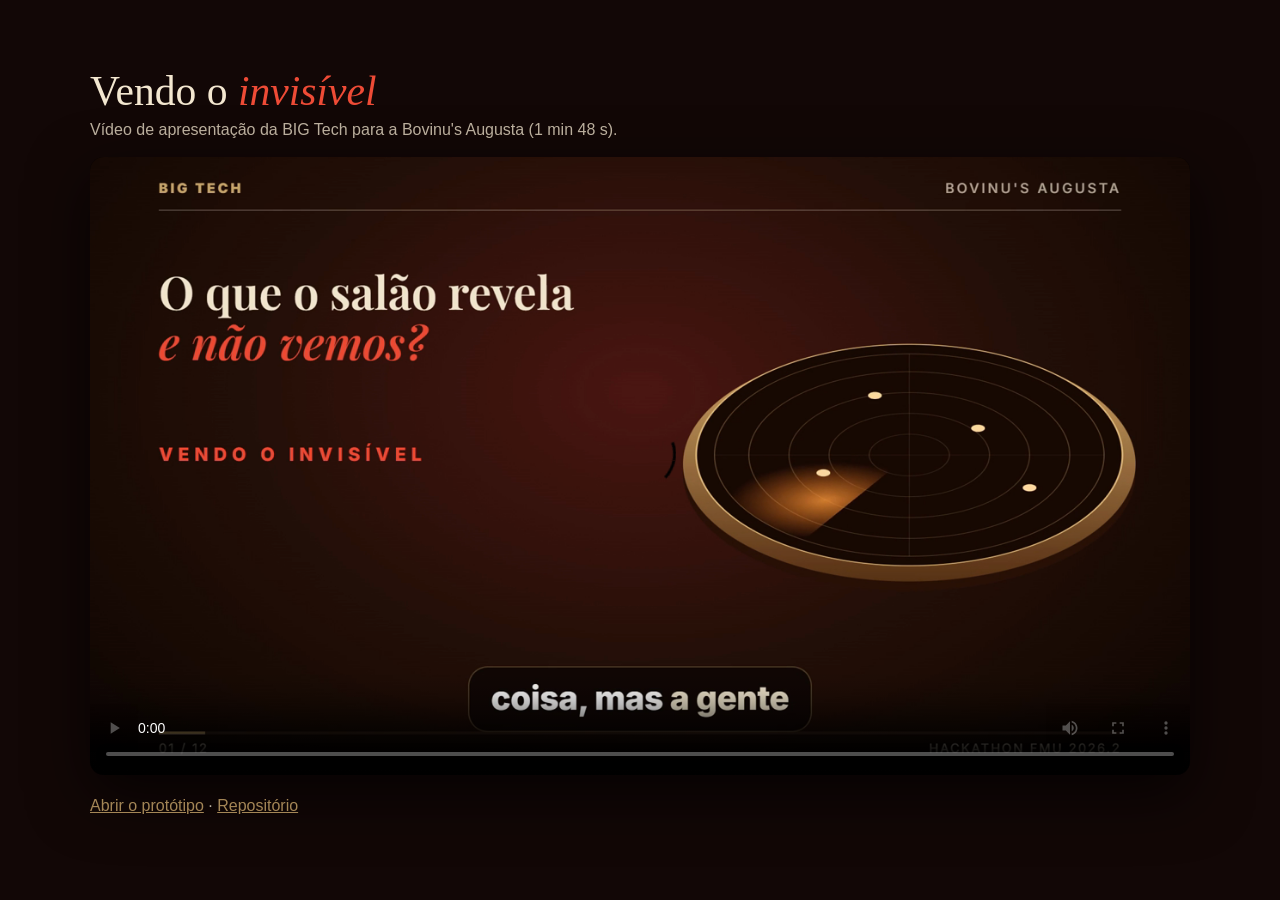
<file: video/index.html>
<!doctype html>
<html lang="pt-BR">
<head>
<meta charset="utf-8">
<meta name="viewport" content="width=device-width, initial-scale=1">
<title>Vídeo — Vendo o invisível (BIG Tech × Bovinu's)</title>
<style>
  body{margin:0;min-height:100vh;display:grid;place-items:center;background:#120706;color:#f3e7d0;font-family:"Segoe UI",Arial,sans-serif}
  main{width:min(1100px,94vw);padding:24px 0}
  h1{font-family:Georgia,serif;font-weight:400;font-size:clamp(1.6rem,4vw,2.6rem);margin:0 0 6px}
  h1 em{color:#ee4b36}
  p{margin:0 0 18px;opacity:.75}
  video{width:100%;border-radius:14px;background:#000;box-shadow:0 20px 60px #000a}
  a{color:#d6b172}
</style>
</head>
<body>
<main>
  <h1>Vendo o <em>invisível</em></h1>
  <p>Vídeo de apresentação da BIG Tech para a Bovinu's Augusta (1 min 48 s).</p>
  <video controls preload="metadata" poster="capa.png" src="apresentacao.mp4">
    Seu navegador não toca vídeo. <a href="apresentacao.mp4">Baixe o arquivo</a>.
  </video>
  <p style="margin-top:18px"><a href="../site/">Abrir o protótipo</a> · <a href="https://github.com/Breno-Sarcero/bigtech-fmu-2026-2">Repositório</a></p>
</main>
</body>
</html>
</file>
<file: site/css/style.css>
/* Visão do Salão — Hackathon Tech FMU 2026.2
   Tema escuro com cor de brasa. Sem dependências de fonte externa. */
:root {
  --bg: #0b0a09;
  --bg-2: #14110f;
  --card: #1b1714;
  --line: #2b2520;
  --text: #f4efe8;
  --muted: #a89f94;
  --ember: #ff5a1f;
  --ember-2: #ffb02e;
  --ok: #3ddc84;
  --warn: #ffb02e;
  --bad: #ff4d4d;
  --info: #5ab0ff;
  --radius: 18px;
  --maxw: 1180px;
}
* { box-sizing: border-box; }
/* sem scroll-behavior: smooth no html: conflita com o pin do ScrollTrigger e desalinha a seção da solução */
html { scroll-behavior: auto; }
body {
  margin: 0; background: var(--bg); color: var(--text);
  font-family: system-ui, -apple-system, "Segoe UI", Roboto, sans-serif;
  line-height: 1.55; -webkit-font-smoothing: antialiased; overflow-x: hidden;
}
h1, h2, h3 { line-height: 1.05; margin: 0; letter-spacing: -0.02em; }
h1 { font-size: clamp(2.6rem, 8vw, 6.4rem); font-weight: 800; }
h2 { font-size: clamp(2rem, 5vw, 3.6rem); font-weight: 800; }
h3 { font-size: 1.25rem; font-weight: 700; letter-spacing: -0.01em; }
p { margin: 0 0 1em; color: var(--muted); }
a { color: var(--ember-2); }
.wrap { max-width: var(--maxw); margin: 0 auto; padding: 0 24px; }
section { position: relative; padding: 120px 0; }
.eyebrow { text-transform: uppercase; letter-spacing: .18em; font-size: .78rem; color: var(--ember); font-weight: 700; margin-bottom: 18px; display: block; }
.lead { font-size: clamp(1.05rem, 2vw, 1.35rem); max-width: 720px; color: var(--muted); margin-top: 22px; }
.grad { background: linear-gradient(100deg, var(--ember), var(--ember-2)); -webkit-background-clip: text; background-clip: text; color: transparent; }

/* nav */
nav.top { position: fixed; top: 0; width: 100%; z-index: 90; padding: 14px 24px; display: flex; justify-content: space-between; align-items: center; backdrop-filter: blur(14px); background: rgba(11,10,9,.6); border-bottom: 1px solid rgba(255,255,255,.05); }
nav.top b { font-size: .95rem; letter-spacing: .02em; }
nav.top ul { display: flex; gap: 22px; list-style: none; margin: 0; padding: 0; }
nav.top a { color: var(--muted); text-decoration: none; font-size: .85rem; }
nav.top a:hover { color: var(--text); }
@media (max-width: 860px) { nav.top ul { display: none; } }

/* hero */
#hero { min-height: 100vh; display: flex; align-items: center; overflow: hidden; padding-top: 90px; }
#hero .glow { position: absolute; width: 60vmax; height: 60vmax; right: -20vmax; top: -15vmax; background: radial-gradient(circle, rgba(255,90,31,.35), transparent 60%); filter: blur(30px); pointer-events: none; }
#hero .glow.b { left: -25vmax; right: auto; top: auto; bottom: -30vmax; background: radial-gradient(circle, rgba(255,176,46,.18), transparent 60%); }
#hero h1 .line { display: block; overflow: hidden; padding-bottom: .14em; margin-bottom: -.14em; }
#hero h1 .line span { display: inline-block; }
.scroll-cue { position: absolute; bottom: 28px; left: 50%; translate: -50% 0; color: var(--muted); font-size: .8rem; letter-spacing: .2em; text-transform: uppercase; }
.scroll-cue i { display: block; width: 1px; height: 38px; background: linear-gradient(var(--ember), transparent); margin: 10px auto 0; animation: drip 1.8s infinite; }
@keyframes drip { 0% { transform: scaleY(0); transform-origin: top; } 50% { transform: scaleY(1); transform-origin: top; } 51% { transform-origin: bottom; } 100% { transform: scaleY(0); transform-origin: bottom; } }
.pill { display: inline-flex; gap: 8px; align-items: center; border: 1px solid var(--line); border-radius: 999px; padding: 6px 14px; font-size: .8rem; color: var(--muted); background: rgba(255,255,255,.02); }
.pill.sim { border-color: rgba(255,176,46,.5); color: var(--ember-2); }
.pill.real { border-color: rgba(61,220,132,.5); color: var(--ok); }

/* equipe e chamada para o teste */
#equipe { padding: 100px 0 30px; }
#video { padding-top: 70px; }
/* nome da equipe: as iniciais B, I, G formam "BIG"; o resto do nome fica em letra pequena */
.wordmark { display: flex; flex-wrap: wrap; align-items: baseline; margin: 8px 0 6px; line-height: .9; }
.wordmark .w { display: inline-flex; align-items: baseline; margin-right: .06em; }
.wordmark b { font-size: clamp(5.5rem, 19vw, 14rem); font-weight: 800; letter-spacing: -0.05em; color: var(--ember); }
.wordmark .tech { margin-left: .18em; }
.wordmark em { font-style: normal; font-size: clamp(2.6rem, 8vw, 6rem); font-weight: 300; color: var(--text); letter-spacing: -0.02em; }
.wordmark i { font-style: normal; font-size: clamp(1rem, 2.6vw, 1.9rem); font-weight: 600; color: var(--text); letter-spacing: .02em; margin-left: .15em; }

/* hero: pergunta, resposta e métricas escondidas reveladas por uma "lanterna" */
#hero { --mx: 70%; --my: 40%; }
#hero .wrap { position: relative; z-index: 2; }
.ask { margin: 28px 0 8px; font-size: clamp(1.1rem, 2.4vw, 1.6rem); color: var(--ember); font-weight: 600; letter-spacing: .01em; }
#hero h1 { margin-top: 0; }
#hero .wrap { width: 100%; }
/* "invisível." tem um contorno fantasma sempre visível; o preenchimento é revelado por cima */
#hero h1 .inv { position: relative; color: var(--ember); }
#hero h1 .inv::before { content: attr(data-t); position: absolute; left: 0; top: 0; color: transparent; -webkit-text-stroke: 1.5px rgba(255, 90, 31, .45); }
/* métricas escondidas: acendem e apagam sozinhas (animação em main.js), sem depender do mouse */
/* a caixa limita onde as palavras aparecem: só o lado direito, sem encostar no texto do hero */
.hidden-metrics { position: absolute; left: 60%; right: 3%; top: 14%; bottom: 16%; z-index: 1; pointer-events: none; overflow: hidden; }
@media (max-width: 1100px) { .hidden-metrics { display: none; } }
.hl { color: var(--ember-2); font-weight: 700; }
.hidden-metrics span { position: absolute; font-size: clamp(.8rem, 1.5vw, 1.05rem); letter-spacing: .12em; text-transform: uppercase; color: var(--ember-2); white-space: nowrap; opacity: 0; }
@media (prefers-reduced-motion: reduce) { .hidden-metrics span { opacity: .3; } }
.cta { display: flex; flex-wrap: wrap; gap: 24px; align-items: center; justify-content: space-between; margin-top: 28px; background: var(--card); border: 1px solid var(--line); border-radius: var(--radius); padding: 26px 30px; }
.cta p { margin: 6px 0 0; max-width: 560px; font-size: .95rem; }
.cta-btns { display: flex; gap: 10px; flex-wrap: wrap; }

/* números */
.stats { display: grid; grid-template-columns: repeat(auto-fit, minmax(220px, 1fr)); gap: 18px; margin-top: 56px; }
.stat { background: var(--card); border: 1px solid var(--line); border-radius: var(--radius); padding: 28px; }
.stat .n { font-size: clamp(2.4rem, 5vw, 3.6rem); font-weight: 800; letter-spacing: -0.03em; }
.stat .l { color: var(--muted); font-size: .92rem; }
.src { font-size: .78rem; color: #7c7368; margin-top: 18px; }

/* dores */
.pains { display: grid; grid-template-columns: repeat(auto-fit, minmax(250px, 1fr)); gap: 18px; margin-top: 40px; }
.pain { background: var(--card); border: 1px solid var(--line); border-radius: var(--radius); padding: 26px; }
.pain .tag { font-size: .72rem; letter-spacing: .14em; text-transform: uppercase; color: var(--ember); font-weight: 700; }
.pain h3 { margin: 10px 0 8px; }
.pain p { margin: 0; font-size: .95rem; }

/* dores (tons quentes de alerta) → seta verde → nossa solução (verde) */
.dores { margin-top: 56px; }
.dores-head { display: flex; flex-wrap: wrap; align-items: baseline; gap: 14px; background: linear-gradient(90deg, rgba(255,77,77,.18), rgba(255,77,77,.04)); border: 1px solid rgba(255,77,77,.45); border-radius: var(--radius); padding: 22px 28px; }
.dores-head b { font-size: clamp(1.4rem, 3.4vw, 2.2rem); letter-spacing: -0.02em; color: #ffd7cf; }
.dores-head span { color: #d79a90; font-size: .95rem; }
.dores-grid { display: grid; grid-template-columns: repeat(auto-fit, minmax(230px, 1fr)); gap: 16px; margin-top: 16px; }
.dor { position: relative; background: #1d1311; border: 1px solid rgba(255,77,77,.28); border-top: 4px solid var(--bad); border-radius: var(--radius); padding: 24px 22px 22px; }
.dor .num { position: absolute; top: -18px; left: 18px; width: 34px; height: 34px; border-radius: 50%; background: var(--bad); color: #1a0505; font-style: normal; font-weight: 800; display: grid; place-items: center; }
.dor h3 { margin: 8px 0 8px; color: #ffe3dd; }
.dor p { margin: 0; font-size: .93rem; color: #c9aaa4; }
.dor em { display: inline-block; margin-top: 12px; font-style: normal; font-size: .72rem; font-weight: 800; letter-spacing: .08em; text-transform: uppercase; color: #ffb3a6; border: 1px solid rgba(255,77,77,.5); border-radius: 999px; padding: 3px 10px; }
/* cada dor tem a sua resposta logo abaixo (balão verde) */
.dores-grid { grid-template-rows: repeat(3, auto); row-gap: 0; }
.par { display: grid; grid-row: span 3; grid-template-rows: subgrid; }
.seta-mini { justify-self: center; align-self: center; margin: 8px 0 4px; }
.sol { flex: 1; position: relative; background: linear-gradient(135deg, rgba(61,220,132,.18), rgba(61,220,132,.05)); border: 1px solid rgba(61,220,132,.55); border-radius: 18px; padding: 18px 20px 20px; }
.sol::before { content: ""; position: absolute; top: -8px; left: 50%; margin-left: -8px; width: 14px; height: 14px; background: #123222; border-left: 1px solid rgba(61,220,132,.55); border-top: 1px solid rgba(61,220,132,.55); transform: rotate(45deg); }
.sol p { margin: 10px 0 0; color: #bfeccf; font-size: .93rem; }
.sol-tag { display: inline-block; background: var(--ok); color: #06230f; font-weight: 800; font-size: .72rem; letter-spacing: .1em; text-transform: uppercase; border-radius: 999px; padding: 3px 12px; }

/* proposta: bloco centralizado e mais enxuto */
#proposta h2, #proposta .lead { text-align: center; margin-left: auto; margin-right: auto; }
#proposta .lead { max-width: 640px; }

/* solução pinada */
#solucao { padding: 0; background: var(--bg-2); }
#solucao .pin { height: 100vh; display: grid; grid-template-columns: 1fr 1.1fr; gap: 48px; align-items: center; max-width: var(--maxw); margin: 0 auto; padding: 0 24px; }
@media (max-width: 860px) { #solucao .pin { grid-template-columns: 1fr; height: auto; padding: 90px 24px; } }
.steps { position: relative; min-height: 280px; }
.step { position: absolute; inset: 0; opacity: 0; }
.step .big { font-size: clamp(4rem, 10vw, 8rem); font-weight: 800; color: rgba(255,90,31,.18); line-height: 1; }
.step h3 { font-size: clamp(1.8rem, 3.4vw, 2.6rem); margin: 6px 0 14px; }
.step p { font-size: 1.08rem; max-width: 480px; }
@media (max-width: 860px) { .step { position: relative; opacity: 1; margin-bottom: 36px; } .steps { min-height: 0; } }
.visual { position: relative; aspect-ratio: 4 / 3; border-radius: 24px; border: 1px solid var(--line); background: #0f0d0b; overflow: hidden; }
.visual svg { position: absolute; inset: 0; width: 100%; height: 100%; }
.visual .vis { opacity: 0; }
.ia-badge { position: absolute; right: 12px; top: 10px; max-width: 80%; z-index: 3; font-size: .68rem; letter-spacing: .06em; color: #d8cfc3; background: rgba(0,0,0,.55); border-radius: 999px; padding: 3px 10px; }
.visual .vis-img { position: absolute; inset: 0; width: 100%; height: 100%; object-fit: cover; z-index: 2; }

/* painéis de demo */
.panel { background: var(--card); border: 1px solid var(--line); border-radius: 24px; padding: 22px; margin-top: 36px; }
.demo-grid { display: grid; grid-template-columns: 1.5fr 1fr; gap: 20px; }
@media (max-width: 960px) { .demo-grid { grid-template-columns: 1fr; } }
.stage { position: relative; background: #000; border-radius: 14px; overflow: hidden; aspect-ratio: 16 / 9; border: 1px solid var(--line); }
.stage canvas, .stage video { position: absolute; inset: 0; width: 100%; height: 100%; object-fit: contain; }
.stage video { opacity: 0; pointer-events: none; }
.stage .hint { position: absolute; inset: auto 0 12px 0; text-align: center; color: #d8cfc3; font-size: .8rem; text-shadow: 0 1px 6px #000; pointer-events: none; }
.toolbar { display: flex; flex-wrap: wrap; gap: 10px; margin-bottom: 14px; align-items: center; }
button, .btn, label.btn { font: inherit; font-size: .9rem; cursor: pointer; border-radius: 999px; padding: 9px 18px; border: 1px solid var(--line); background: #231e1a; color: var(--text); transition: .2s; display: inline-block; }
button:hover, label.btn:hover { border-color: var(--ember); }
button.primary { background: linear-gradient(100deg, var(--ember), var(--ember-2)); border: 0; color: #1a0e05; font-weight: 700; }
button:disabled { opacity: .4; cursor: not-allowed; }
input[type=file] { display: none; }
.ctrl { display: grid; gap: 6px; margin-bottom: 14px; font-size: .85rem; color: var(--muted); }
.ctrl output, .ctrl .v { color: var(--text); font-weight: 700; }
input[type=range] { width: 100%; accent-color: var(--ember); }
input[type=number], input[type=text] { width: 100%; background: #120f0d; border: 1px solid var(--line); color: var(--text); border-radius: 10px; padding: 8px 10px; font: inherit; }
.zones { display: grid; gap: 10px; }
.zone { display: grid; grid-template-columns: auto 1fr auto; gap: 10px; align-items: center; background: #120f0d; border: 1px solid var(--line); border-radius: 12px; padding: 10px 12px; }
.zone .chip { font-size: .72rem; font-weight: 800; letter-spacing: .06em; text-transform: uppercase; padding: 4px 9px; border-radius: 999px; }
.zone .chip.free { background: rgba(61,220,132,.15); color: var(--ok); }
.zone .chip.wait { background: rgba(255,176,46,.15); color: var(--warn); }
.zone .chip.late { background: rgba(255,77,77,.18); color: var(--bad); animation: blink 1s infinite; }
.zone .chip.served { background: rgba(90,176,255,.15); color: var(--info); }
.zone .chip.dirty { background: rgba(255,77,77,.12); color: #ff9a6b; }
@keyframes blink { 50% { opacity: .45; } }
.zone small { color: var(--muted); display: block; }
.zone .acts { display: flex; gap: 6px; }
.zone .acts button { padding: 5px 11px; font-size: .75rem; }
.alerts { max-height: 150px; overflow: auto; font-size: .82rem; margin-top: 12px; }
.alerts div { padding: 6px 10px; border-left: 3px solid var(--bad); background: rgba(255,77,77,.06); margin-bottom: 6px; border-radius: 0 8px 8px 0; }
.alerts div.ok { border-color: var(--ok); background: rgba(61,220,132,.06); }
.note { font-size: .82rem; color: #8a8176; border-left: 2px solid var(--line); padding-left: 12px; margin-top: 14px; }

/* regras fixas mostradas no lugar de controles ajustáveis */
.rules { font-size: .9rem; margin: 0 0 14px; }
.rules b { color: var(--text); }
.facts { list-style: none; margin: 0 0 14px; padding: 0; display: grid; gap: 8px; font-size: .92rem; color: var(--muted); }
.facts b { color: var(--text); font-size: 1.1rem; margin-right: 6px; }
.facts span { font-size: .8rem; color: #8a8176; }

/* gráficos */
.chart { width: 100%; height: 220px; display: block; background: #120f0d; border-radius: 12px; border: 1px solid var(--line); }
.kpis { display: grid; grid-template-columns: repeat(auto-fit, minmax(150px, 1fr)); gap: 12px; margin: 16px 0; }
.kpi { background: #120f0d; border: 1px solid var(--line); border-radius: 12px; padding: 14px; }
.kpi b { display: block; font-size: 1.7rem; letter-spacing: -.02em; }
.kpi span { font-size: .78rem; color: var(--muted); }
.kpi.good b { color: var(--ok); } .kpi.bad b { color: var(--bad); }

/* prato */
.mixbar { display: flex; height: 34px; border-radius: 10px; overflow: hidden; border: 1px solid var(--line); margin: 10px 0; }
.mixbar div { transition: width .5s; }
.legend { display: grid; grid-template-columns: repeat(2, 1fr); gap: 8px; font-size: .85rem; }
.legend i { display: inline-block; width: 10px; height: 10px; border-radius: 50%; margin-right: 8px; }

/* cubas */
.cuba-list { display: grid; gap: 8px; margin-top: 14px; }
.cuba-row { display: flex; align-items: center; gap: 12px; background: #120f0d; border: 1px solid var(--line); border-radius: 12px; padding: 9px 12px; font-size: .9rem; }
.cuba-row span:last-child { color: var(--muted); margin-left: auto; }
.cchip { font-size: .7rem; font-weight: 800; letter-spacing: .06em; border-radius: 999px; padding: 4px 10px; }
.cchip.ok { background: rgba(61,220,132,.15); color: var(--ok); }
.cchip.atencao { background: rgba(255,176,46,.15); color: var(--warn); }
.cchip.repor { background: rgba(255,77,77,.18); color: var(--bad); animation: blink 1s infinite; }

.sensor-card { margin-top: 22px; border-left: 4px solid var(--info); }
.sensor-card h3 { color: #cfe6ff; }

/* QR */
.qr-card { background: #fff; color: #111; border-radius: 18px; padding: 22px; width: 230px; text-align: center; box-shadow: 0 20px 60px rgba(0,0,0,.5); }
.qr-card p { color: #333; margin: 8px 0 0; font-size: .8rem; }
.qr-card svg { width: 100%; height: auto; }

/* arquitetura */
.arch { width: 100%; height: auto; margin-top: 36px; }
.compare { display: grid; grid-template-columns: 1fr 1fr; gap: 18px; margin-top: 30px; }
@media (max-width: 860px) { .compare { grid-template-columns: 1fr; } }
.route { background: var(--card); border: 1px solid var(--line); border-radius: var(--radius); padding: 26px; }
.route h3 span { color: var(--ember); }
.route ul { padding-left: 18px; color: var(--muted); font-size: .93rem; margin: 10px 0 0; }
.route li { margin-bottom: 6px; }

/* vídeo e limites */
.videobox { margin-top: 36px; border-radius: 24px; overflow: hidden; border: 1px solid var(--line); background: #0f0d0b; aspect-ratio: 16 / 9; display: grid; place-items: center; }
.videobox video { width: 100%; height: 100%; }
.videobox .ph { color: var(--muted); text-align: center; padding: 24px; }
.limits { display: grid; grid-template-columns: repeat(auto-fit, minmax(300px, 1fr)); gap: 16px; margin-top: 36px; }
.limit { background: var(--card); border: 1px solid var(--line); border-radius: var(--radius); padding: 22px; }
.limit h3 { font-size: 1.05rem; margin-bottom: 6px; }
.limit p { margin: 0; font-size: .92rem; }
footer { padding: 60px 0 90px; border-top: 1px solid var(--line); color: var(--muted); font-size: .85rem; }

/* revelação */
.reveal { opacity: 0; transform: translateY(40px); }
@media (prefers-reduced-motion: reduce) {
  html { scroll-behavior: auto; }
  .reveal { opacity: 1; transform: none; }
  .step { position: relative; opacity: 1; margin-bottom: 36px; }
  .steps { min-height: 0; }
  #solucao .pin { height: auto; padding: 90px 24px; }
}

/* medido nos cortes reais */
.medido-grid { display: grid; grid-template-columns: repeat(auto-fit, minmax(300px, 1fr)); gap: 18px; }
.medido-grid figure { margin: 0; }
.medido-grid figcaption { font-size: .88rem; color: var(--muted); margin-bottom: 8px; }
.legend { margin-top: 12px; font-size: .88rem; color: var(--muted); display: flex; flex-wrap: wrap; gap: 8px 18px; align-items: center; }
.lg { display: inline-block; width: 22px; height: 4px; border-radius: 2px; margin-right: 4px; vertical-align: middle; }
.lg.pico { background: #ff7a1a; } .lg.apos { background: #5ab0ff; }
.stats-2 { margin-top: 18px; }
.stats-2 .stat .n { font-size: clamp(1.7rem, 3.2vw, 2.5rem); white-space: nowrap; }

/* arquitetura em 3 passos e categorias de transparência */
.steps3 { display: grid; grid-template-columns: repeat(auto-fit, minmax(250px, 1fr)); gap: 16px; margin: 28px 0 8px; }
.steps3 > div { background: var(--card); border: 1px solid var(--line); border-radius: var(--radius); padding: 20px 22px; }
.steps3 b { color: var(--ember-2); }
.steps3 p { margin: 8px 0 0; font-size: .92rem; }
.limit ul { margin: 10px 0 0; padding-left: 18px; font-size: .92rem; color: var(--muted); }
.limit li { margin: 4px 0; }
.limit.ok { border-top: 4px solid #3ddc84; } .limit.real { border-top: 4px solid #5ab0ff; }
.limit.sim { border-top: 4px solid #ffb02e; } .limit.ass { border-top: 4px solid #ff7a1a; }

/* lista de mesas com altura limitada: não empurra o resto da página (e o pin da solução) quando mesas são criadas */
.zones { max-height: 420px; overflow-y: auto; }

/* custo aproximado */
.custo { margin-top: 48px; background: var(--card); border: 1px solid var(--line); border-radius: var(--radius); padding: clamp(18px, 3vw, 32px); }
.custo h3 { margin: 0 0 6px; }
.custo table { width: 100%; border-collapse: collapse; margin-top: 16px; font-size: .92rem; }
.custo th { text-align: left; font-size: .72rem; letter-spacing: .1em; text-transform: uppercase; color: var(--ember-2); padding: 8px 10px; border-bottom: 1px solid var(--line); }
.custo td { vertical-align: top; padding: 14px 10px; border-bottom: 1px solid var(--line); color: var(--muted); }
.custo td:first-child { color: var(--text); width: 22%; }
.custo td:nth-child(2) { color: var(--text); width: 22%; font-weight: 600; }
.custo a { color: var(--ember-2); }
@media (max-width: 860px) { .custo table, .custo thead, .custo tbody, .custo tr, .custo th, .custo td { display: block; width: 100% !important; } .custo thead { display: none; } .custo tr { border-bottom: 1px solid var(--line); padding: 8px 0; } .custo td { border: 0; padding: 4px 0; } }
</file>
<file: site/css/tema-bordo.css>
/* Tema bordô cinematográfico (referência visual da equipe). Camada por cima de style.css: só apresentação. */
:root {
  color-scheme: dark;
  --bg:#0d0b0a; --bg-2:#15100f; --card:#1b1412; --line:#42302a;
  --text:#f5ebdb; --muted:#c3b7a8; --ember:#ed4935; --ember-2:#c6a46d;
  --radius:24px; --maxw:1280px;
  --gutter:clamp(22px,6vw,80px);
}
html{scroll-padding-top:100px}
body{font-family:system-ui,-apple-system,"Segoe UI",sans-serif;line-height:1.7;background:var(--bg)}
::selection{background:#b5271f;color:#fff4e8}
:focus-visible{outline:2px solid var(--ember-2);outline-offset:5px}
a{text-underline-offset:4px}
.wrap{padding-inline:var(--gutter)}
section{padding-block:clamp(88px,11vw,160px)}
h1,h2,h3{letter-spacing:-.052em;text-wrap:balance}
h2{font-size:clamp(2.5rem,5.7vw,5.5rem);font-weight:760;line-height:1.02;max-width:1060px}
h3{line-height:1.18;letter-spacing:-.028em}
.lead{max-width:790px;line-height:1.72;font-size:clamp(1.04rem,1.6vw,1.24rem);margin-top:24px}
.grad{background-image:linear-gradient(110deg,#f04a34 0%,#e23a29 42%,#b9231b 100%)}
nav.top{top:16px;left:50%;transform:translateX(-50%);width:calc(100% - 40px);max-width:1450px;border-radius:100px;border:1px solid #c6a46d25;background:#15100fd9;backdrop-filter:blur(22px);padding:12px clamp(16px,2vw,28px);gap:18px;box-shadow:0 10px 40px #0003}
nav.top b{white-space:nowrap;color:var(--text);font-size:.89rem;letter-spacing:-.02em}
nav.top ul{gap:clamp(9px,1.15vw,20px);align-items:center}
nav.top a{font-size:.8rem;white-space:nowrap;padding:6px 0;transition:color .2s}
nav.top a:hover{color:var(--ember-2)}

#hero{isolation:isolate;min-height:100svh;padding-top:clamp(122px,15vh,180px);padding-bottom:110px;background:radial-gradient(ellipse at 80% 48%,#541713 0%,#291310 29%,transparent 62%),radial-gradient(ellipse at 9% 100%,#32130f 0%,transparent 45%),#0d0b0a}
#hero::before{content:"";position:absolute;inset:0;pointer-events:none;z-index:-1;opacity:.35;background:repeating-linear-gradient(0deg,transparent 0 4px,#d6b38610 5px 6px);mask-image:radial-gradient(ellipse at 80% 48%,#000,transparent 65%)}
#hero::after{content:"";position:absolute;pointer-events:none;z-index:-1;left:55%;top:50%;width:clamp(380px,53vw,950px);aspect-ratio:1;transform:translateY(-50%);border-radius:50%;background:radial-gradient(circle,transparent 0 18%,#c6a46d18 18.2% 18.4%,transparent 18.6% 31%,#f04a3437 31.1% 31.3%,transparent 31.5% 43%,#b8342838 43.1% 43.3%,transparent 43.5% 49%,#ed493526 49.1% 49.4%,transparent 50% 60%),conic-gradient(from 0deg,transparent 0deg 245deg,#ed493506 270deg,#e23a2945 319deg,#c6a46d80 348deg,transparent 350deg);mask-image:radial-gradient(circle,#000 0 48%,#0008 60%,transparent 71%);animation:big-optica 22s linear infinite}
@keyframes big-optica{to{transform:translateY(-50%) rotate(360deg)}}
#hero .wrap{width:100%;position:relative;z-index:2}
#hero .pill{border-color:#c6a46d44;background:#c6a46d11;color:#e5d3af;font-size:.76rem;font-weight:600;letter-spacing:.04em;padding:9px 15px}
#hero .pill::before{content:"";height:7px;width:7px;border-radius:50%;background:#ed4935;box-shadow:0 0 15px #ed4935}
#hero .ask{margin:38px 0 15px;color:#d6b78b;font-weight:500;font-size:clamp(1.05rem,1.8vw,1.5rem);letter-spacing:-.01em}
#hero h1{font-size:clamp(4rem,10.3vw,10rem);line-height:.9;font-weight:800;letter-spacing:-.085em;text-wrap:initial}
#hero h1 .line{padding-bottom:.18em;margin-bottom:-.13em;overflow:hidden}
#hero h1 .inv{color:var(--ember)}
#hero h1 .inv::before{-webkit-text-stroke:1px #c6a46d88}
#hero h1 .fill{background:linear-gradient(105deg,#ff543b,#e63a28 48%,#bc2119 90%);background-clip:text;-webkit-background-clip:text;color:transparent;filter:drop-shadow(0 6px 28px #ed493520)}
#hero .lead{max-width:670px;color:#d7ccbd;font-size:clamp(1rem,1.4vw,1.17rem);line-height:1.76}
#hero .hl{color:#e5c58e;font-weight:700}
.hidden-metrics{left:63%;right:3%;top:20%;bottom:18%;overflow:hidden}
.hidden-metrics span{font-family:ui-monospace,Consolas,monospace;font-size:clamp(.65rem,.91vw,.85rem);letter-spacing:.07em;white-space:normal;max-width:90%;color:#e5c58e;text-shadow:0 0 22px #e63a28}
.scroll-cue{font-size:.68rem;letter-spacing:.3em;bottom:24px}

#equipe{padding-top:clamp(100px,13vw,190px);padding-bottom:clamp(55px,8vw,105px);background:radial-gradient(ellipse at 50% 40%,#361511 0%,transparent 67%)}
.wordmark{max-width:none;justify-content:center;align-items:baseline;gap:0;line-height:.9;white-space:normal;margin:0}
.wordmark .w{margin-right:.035em}
.wordmark b{font-size:clamp(5rem,16vw,13rem);font-weight:850;letter-spacing:-.09em;background:linear-gradient(155deg,#ff533b,#df3527 50%,#a71c17);color:transparent;background-clip:text;-webkit-background-clip:text}
.wordmark i{font-size:clamp(1rem,2.2vw,1.9rem);letter-spacing:-.035em;margin-left:.14em;font-weight:500}
.wordmark em{font-size:clamp(2.2rem,6.5vw,5.6rem);letter-spacing:-.07em;font-weight:260}
#equipe .lead{margin:32px auto 0;text-align:center;max-width:760px}
#video{padding-top:55px}
#video h2{max-width:850px}
.videobox{border-radius:clamp(20px,4vw,50px);border:1px solid #c6a46d2c;background:radial-gradient(ellipse at center,#2f1915,#100c0b 72%);box-shadow:0 30px 100px #0007;margin-top:42px}
.cta{border:0;border-radius:0;background:transparent;padding:32px 0 0;align-items:flex-start;border-top:1px solid #c6a46d30;margin-top:32px;gap:24px}
.cta b{font-size:1.4rem;letter-spacing:-.03em}
.cta p{font-size:1rem;line-height:1.65}
button,.btn,label.btn{border-radius:999px;padding:11px 20px;font-weight:650;background:#261916;color:var(--text);border:1px solid #c6a46d30;transition:background .2s,border-color .2s,box-shadow .2s}
button:hover:not(:disabled),label.btn:hover{border-color:#df3527;background:#3c201b;box-shadow:0 4px 24px #ed493514}
button.primary,label.btn.primary{background:linear-gradient(110deg,#b5271f,#9c1e18);color:#fff4e8;border:1px solid transparent;font-weight:750}
button.primary:hover:not(:disabled),label.btn.primary:hover{background:#a9241a;color:#fff4e8}
.pill{background:#ffffff05;line-height:1.3}

#proposta{background:radial-gradient(ellipse at 100% 0%,#351714 0%,transparent 55%)}
#proposta h2{max-width:1050px}
.pains{gap:clamp(20px,4vw,55px);margin-top:65px;grid-template-columns:repeat(3,minmax(0,1fr))}
.pain{border:0;border-top:1px solid #c6a46d55;border-radius:0;background:transparent;padding:24px 0 0}
.pain .tag{color:#c6a46d;letter-spacing:.12em;font-size:.74rem}
.pain h3{font-size:clamp(1.35rem,2.1vw,2rem);margin:16px 0 12px}
.pain p{font-size:1rem;line-height:1.7}
#problema{background:radial-gradient(ellipse at 10% 40%,#301511,transparent 65%)}
.stats{gap:0;margin-top:65px;grid-template-columns:repeat(4,minmax(0,1fr));border-block:1px solid #c6a46d30}
.stat{border:0;border-radius:0;background:transparent;padding:24px clamp(15px,2.5vw,32px) 28px;border-right:1px solid #c6a46d22}
.stat:first-child{padding-left:0}.stat:last-child{border-right:0}
.stat .n{font-size:clamp(2.5rem,5.2vw,4.8rem);font-weight:750;letter-spacing:-.075em;line-height:1.12;color:#f0dfc0;font-variant-numeric:tabular-nums;white-space:nowrap}
.stat .l{margin-top:9px;font-size:.96rem;line-height:1.55}
.src,.note{color:#bfb2a4;font-size:.84rem;line-height:1.65}
.dores{margin-top:90px}
.dores-head{border:0;border-radius:0;background:transparent;padding:0 0 16px;gap:14px;border-bottom:1px solid #e0463355}
.dores-head b{font-size:clamp(1.65rem,3.3vw,2.8rem);letter-spacing:-.045em;color:#f0dfc0}
.dores-head span{color:#c3b7a8}
.dores-grid{margin-top:34px;gap:clamp(20px,3vw,45px);grid-template-columns:repeat(4,minmax(0,1fr))}
.dor{border:0;border-radius:0;background:transparent;padding:0 0 20px;position:relative;border-bottom:1px solid #e0463340}
.dor .num{position:static;background:transparent;color:#ed4935;font-size:2.8rem;line-height:1;width:auto;height:auto;display:block;letter-spacing:-.08em;font-weight:400;border-radius:0;margin-bottom:18px}
.dor h3{font-size:1.35rem;margin:0 0 10px;color:#f5ebdb}
.dor p{font-size:.98rem;color:#d0c3b5}
.dor em{border:0;background:#e0463318;color:#f0dfc0}
.seta{margin:24px 0 10px}.seta svg{width:30px;height:48px;filter:drop-shadow(0 0 10px #3ddc8444)}
.solucao-card{border:0;border-radius:0;border-top:1px solid #3ddc8455;background:radial-gradient(ellipse at 10% 100%,#16332280,transparent 75%);padding:36px 0 10px}
.sol-tag{background:transparent;border:1px solid #3ddc8477;color:#8deeb5}
.solucao-card h3{font-size:clamp(1.7rem,3.5vw,3.15rem);max-width:850px;margin:22px 0 12px;letter-spacing:-.045em}
.solucao-card p{font-size:1.06rem;color:#c0ddc9}

#solucao{padding:0;background:radial-gradient(ellipse at 70% 50%,#411a16 0%,#15100f 58%,#0d0b0a 100%)}
#solucao .pin{gap:clamp(35px,6vw,95px);padding-inline:var(--gutter);grid-template-columns:minmax(0,.85fr) minmax(0,1.15fr)}
.steps{min-height:370px}
.step .big{font-weight:300;font-size:clamp(5rem,12vw,10rem);letter-spacing:-.1em;color:transparent;-webkit-text-stroke:1px #c6a46d77;line-height:.9;margin-bottom:22px}
.step h3{font-size:clamp(2.1rem,4.1vw,3.7rem);line-height:1.06;letter-spacing:-.055em;margin-bottom:20px}
.step p{font-size:1.14rem;line-height:1.65}
.visual{border-radius:clamp(26px,5vw,70px);border:1px solid #c6a46d44;box-shadow:0 0 100px #ed493516,0 40px 100px #0006;background:radial-gradient(ellipse,#311916,#100b0a);aspect-ratio:4/3}

#mesas,#prato,#cubas,#fila{background:radial-gradient(ellipse at 100% 0%,#301713,transparent 50%),var(--bg)!important}
#mesas h2,#prato h2,#cubas h2,#fila h2{max-width:1050px}
.panel{background:linear-gradient(145deg,#251714,#15110f 72%);border:1px solid #c6a46d28;border-radius:clamp(23px,3vw,40px);padding:clamp(16px,3vw,34px);margin-top:46px;box-shadow:0 30px 90px #0004}
.toolbar{padding-bottom:18px;border-bottom:1px solid #c6a46d23;margin-bottom:24px;gap:10px}
.demo-grid{gap:clamp(20px,3vw,36px);grid-template-columns:minmax(0,1.35fr) minmax(0,1fr)}
.demo-grid>div{min-width:0}
.stage{border-radius:20px;border-color:#c6a46d29;box-shadow:inset 0 0 45px #0008}
.stage .hint{padding:0 16px;color:#f0e4da}
.note{border-left:1px solid #c6a46d44;padding-left:14px;margin-top:16px}
.rules{font-size:.94rem;line-height:1.65}
.ctrl{font-size:.92rem;color:var(--muted)}
#uniState{color:#c3b7a8!important}
.zone,.cuba-row{background:#110e0c75;border:0;border-bottom:1px solid #c6a46d22;border-radius:0;padding:13px 4px}
.zone .acts{flex-wrap:wrap}.zone .acts button{font-size:.73rem;padding:6px 10px}
.alerts div{border-radius:0 12px 12px 0}
.chart{height:auto;aspect-ratio:900/260;background:#15110f;border-color:#c6a46d25;border-radius:16px}
.kpis{gap:0;grid-template-columns:repeat(2,minmax(0,1fr));margin:14px 0 20px}
.kpi{border:0;border-bottom:1px solid #c6a46d25;border-radius:0;background:transparent;padding:14px 10px}
.kpi b{font-size:clamp(1.35rem,2.5vw,2.05rem);letter-spacing:-.045em;line-height:1.25}
.kpi span{font-size:.82rem;line-height:1.5}
.facts{gap:0}.facts li{padding:12px 0;border-bottom:1px solid #c6a46d22}.facts span{color:#b9ac9d}
.mixbar{height:24px;border-radius:999px;margin:20px 0;gap:2px}.legend{gap:12px;font-size:.9rem}
.sensor-card{background:transparent;border:0;border-top:1px solid #5ab0ff55!important;border-radius:0;padding:25px 0 0;margin-top:30px}.sensor-card p+p{margin-top:12px}
#avaliacao{background:radial-gradient(ellipse at 80% 50%,#3e1a16,transparent 55%),#15100f!important}
.qr-card{border-radius:28px;padding:26px;width:min(100%,270px);box-shadow:0 30px 100px #0009,0 0 90px #c42b2020;transform-origin:center}
#arquitetura{background:radial-gradient(ellipse at 40% 70%,#2c1512,transparent 55%)}
.arch{margin-top:48px;max-width:100%;height:auto}
.compare{gap:clamp(25px,5vw,75px);margin-top:42px}
.route{border:0;border-top:1px solid #c6a46d55;border-radius:0;background:transparent;padding:25px 0 0}
.route h3{font-size:1.7rem}.route ul{font-size:1rem;line-height:1.6}.route li{margin-bottom:10px}
#limites{background:radial-gradient(ellipse at 0% 100%,#2b1511,transparent 60%),#0d0b0a!important}
.limits{gap:28px 45px;grid-template-columns:repeat(3,minmax(0,1fr));margin-top:55px}
.limit:not(.sensor-card){border:0;border-top:1px solid #c6a46d35;border-radius:0;background:transparent;padding:22px 0 0}
.limit h3{font-size:1.24rem;margin-bottom:10px}.limit p{font-size:.97rem;line-height:1.65}
footer{border-top:1px solid #c6a46d30;background:#0d0b0a;padding:45px 0 65px;color:#bfb2a4}
@media(max-width:1100px){nav.top{flex-wrap:wrap;justify-content:center;border-radius:26px;gap:5px}nav.top ul{display:flex;max-width:100%;overflow-x:auto;scrollbar-width:none;justify-content:flex-start}nav.top ul::-webkit-scrollbar{display:none}#hero::after{left:50%;opacity:.65}#hero h1{font-size:clamp(3.7rem,11vw,8rem)}.stats{grid-template-columns:repeat(2,minmax(0,1fr))}.stat:nth-child(2){border-right:0}.stat:nth-child(3){padding-left:0}.stat:nth-child(-n+2){border-bottom:1px solid #c6a46d22}.dores-grid{grid-template-columns:repeat(2,minmax(0,1fr))}}
@media(max-width:960px){.demo-grid{grid-template-columns:minmax(0,1fr)}.pains,.limits{grid-template-columns:repeat(2,minmax(0,1fr))}}
@media(max-width:860px){#solucao .pin{grid-template-columns:minmax(0,1fr);height:auto;padding:80px var(--gutter)}.steps{min-height:0}.step{margin-bottom:48px}.step:last-child{margin-bottom:0}.step .big{font-size:5rem;margin-bottom:10px}.visual{max-width:650px;width:100%;margin:auto}.visual:has(.vis-img){display:grid;grid-template-columns:1fr 1fr;gap:10px;padding:10px;aspect-ratio:auto}.visual .vis-img{position:relative;inset:auto;aspect-ratio:4/3;height:auto;border-radius:18px}.visual:has(.vis-img) svg{display:none}#avaliacao .wrap{grid-template-columns:1fr!important;gap:35px!important}.compare{grid-template-columns:1fr}}
@media(max-width:560px){:root{--gutter:22px}html{scroll-padding-top:118px}nav.top{width:calc(100% - 22px);top:10px;padding:10px 13px}nav.top ul{gap:14px}nav.top a{font-size:.76rem}#hero{min-height:100svh;padding-top:142px;padding-bottom:104px}#hero::after{left:22%;top:35%;opacity:.4}#hero h1{font-size:clamp(3.3rem,13.5vw,5.4rem)}#hero .ask{margin-top:27px}#hero .lead{line-height:1.65;font-size:1rem}.wordmark{justify-content:flex-start;gap:6px}.wordmark b{font-size:4.8rem}.wordmark i{font-size:1.04rem}.wordmark em{font-size:2.8rem}#equipe .lead{text-align:left}.pains,.limits{grid-template-columns:1fr;gap:28px}.stats{margin-top:35px}.stat{padding:20px 12px}.stat .n{font-size:clamp(2.2rem,9vw,3.4rem)}.stat .l{font-size:.86rem}.dores{margin-top:65px}.dores-grid{grid-template-columns:1fr;gap:24px}.dor .num{font-size:2rem;margin-bottom:10px}.panel{padding:14px}.toolbar{gap:8px}button,.btn,label.btn{font-size:.82rem;padding:10px 13px}.zone{grid-template-columns:auto 1fr}.zone .acts{grid-column:1/-1}.chart{aspect-ratio:900/340}.legend{grid-template-columns:1fr}.cuba-row{flex-wrap:wrap}.limits{margin-top:35px}}
@media(prefers-reduced-motion:reduce){#hero::after{animation:none}#solucao .pin{height:auto;grid-template-columns:minmax(0,1fr);padding:80px var(--gutter)}.steps{min-height:0}.visual:has(.vis-img){display:grid;grid-template-columns:1fr 1fr;gap:10px;padding:10px;aspect-ratio:auto}.visual .vis-img{position:relative;inset:auto;aspect-ratio:4/3;height:auto;border-radius:18px}.visual:has(.vis-img) svg{display:none}}


#medido {background:radial-gradient(ellipse at 80% 15%,#301a16,transparent 60%),var(--bg-2)!important}
.medido-grid{grid-template-columns:repeat(2,minmax(0,1fr));gap:clamp(20px,4vw,44px)}
.medido-grid figure{min-width:0;margin:0}
.medido-grid figcaption{min-height:3em;line-height:1.6;color:var(--muted);margin-bottom:14px}
#medido .chart{height:clamp(200px,24vw,310px);aspect-ratio:auto;width:100%}
#medido .legend{display:flex;align-items:center;flex-wrap:wrap;gap:8px 14px;margin-top:22px}
#medido .lg{flex:none;width:20px;height:4px;margin:0}
.stats.stats-2{margin-top:22px}
.stats-2 .stat .n{font-size:clamp(1.5rem,3.1vw,2.6rem);letter-spacing:-.055em;white-space:normal}
.dores-grid{row-gap:28px;grid-template-rows:none;align-items:stretch}
.par{display:grid;grid-row:auto;grid-template-rows:subgrid;grid-row:span 3;min-width:0}
.par .dor{padding-bottom:22px;border-bottom:1px solid #e0463340}
.par .seta-mini{justify-self:start;margin:0 0 0 5px;width:21px;height:26px;filter:drop-shadow(0 0 7px #3ddc8433)}
.par .sol{border:0;border-top:1px solid #3ddc8455;background:radial-gradient(ellipse at 0 0,#16332260,transparent 85%);border-radius:0;padding:16px 0 8px;min-width:0}
.par .sol::before{display:none}
.par .sol p{color:#c0ddc9;font-size:.96rem;line-height:1.65}
.par .sol-tag{background:transparent;color:#8deeb5;border:1px solid #3ddc8477;padding:4px 10px;letter-spacing:.07em}
.visual .ia-badge{max-width:calc(100% - 24px);font-size:.71rem;line-height:1.4;padding:7px 12px;border-radius:12px;text-wrap:balance;background:#0d0b0ae6;border:1px solid #c6a46d26}
#mesas .toolbar #mesaB1,#mesas .toolbar #mesaB2{border-color:#c6a46d80;color:#ebd6ac;background:#351b17}
#mesas .toolbar #mesaB1:hover,#mesas .toolbar #mesaB2:hover{background:#54221a}
#proposta .lead{max-width:760px}
@media(max-width:960px){.medido-grid{grid-template-columns:minmax(0,1fr)}.medido-grid figcaption{min-height:0}}
@media(max-width:560px){.stats-2 .stat .n{font-size:clamp(1.25rem,5.2vw,1.85rem)}.par{grid-row:auto;grid-template-rows:auto auto auto;gap:12px}.dores-grid{row-gap:32px}.par .seta-mini{margin:0}.par .dor{padding-bottom:16px}.par .sol{padding-top:13px}}
@media(max-width:860px),(prefers-reduced-motion:reduce){
  .visual:has(.vis-img){display:grid;grid-template-columns:repeat(2,minmax(0,1fr));grid-template-rows:auto auto auto auto;gap:8px 12px;align-items:start;aspect-ratio:auto;overflow:visible}
  .visual .vis-img{position:relative;inset:auto;aspect-ratio:4/3;width:100%;height:auto;object-fit:cover;border-radius:14px}
  .visual .ia-badge{position:relative;inset:auto;max-width:none;align-self:start;background:transparent;border:0;padding:2px 4px 8px;font-size:.72rem;z-index:3}
  .visual #i1{grid-area:1/1}.visual #b1{grid-area:2/1}.visual #i2{grid-area:1/2}.visual #b2{grid-area:2/2}
  .visual #i3{grid-area:3/1}.visual #b3{grid-area:4/1}.visual #i4{grid-area:3/2}.visual #b4{grid-area:4/2}
  .visual:not(:has(.vis-img)){display:grid;grid-template-columns:repeat(2,minmax(0,1fr));grid-template-rows:1fr auto auto;gap:6px;padding:12px;aspect-ratio:auto}
  .visual:not(:has(.vis-img)) svg{position:relative;grid-area:1/1/2/3;aspect-ratio:4/3}
  .visual:not(:has(.vis-img)) #b1{grid-area:2/1}.visual:not(:has(.vis-img)) #b2{grid-area:2/2}.visual:not(:has(.vis-img)) #b3{grid-area:3/1}.visual:not(:has(.vis-img)) #b4{grid-area:3/2}
}


#hero .glow{background:radial-gradient(circle,rgba(173,31,23,.32),transparent 60%)}
#hero .glow.b{background:radial-gradient(circle,rgba(120,25,18,.18),transparent 60%)}
.pill.sim{color:var(--warn)}
#arquitetura .arch [stroke="#ff5a1f"]{stroke:var(--ember)}
#arquitetura .arch [fill="#ff5a1f"]{fill:var(--ember)}

/* fluxo "do vídeo ao gráfico" (seção Medido) */
.fluxo{list-style:none;display:grid;grid-template-columns:repeat(4,minmax(0,1fr));gap:0;margin:34px 0 10px;padding:0;counter-reset:f}
.fluxo li{position:relative;padding:18px 22px 18px 26px;border-left:1px solid #c6a46d44}
.fluxo li:first-child{border-left:0;padding-left:0}
.fluxo li::before{counter-increment:f;content:counter(f,decimal-leading-zero);color:var(--ember);font-size:.8rem;letter-spacing:.14em;display:block;margin-bottom:8px}
.fluxo li:not(:last-child)::after{content:"→";position:absolute;right:-9px;top:16px;color:var(--ember-2);background:var(--bg-2);padding:0 2px}
.fluxo b{display:block;font-size:1.05rem;color:var(--text)}
.fluxo span{color:var(--muted);font-size:.88rem}

/* sabemos / medimos / simulamos / assumimos */
.saber{display:grid;grid-template-columns:repeat(2,minmax(0,1fr));gap:22px;margin-top:46px}
.sab{position:relative;border:1px solid #c6a46d2a;border-radius:28px;padding:28px 30px 24px;background:linear-gradient(160deg,#241613,#14100e 70%);overflow:hidden}
.sab::before{content:"";position:absolute;inset:0 0 auto 0;height:3px;background:var(--c)}
.sab::after{content:"";position:absolute;right:-60px;top:-60px;width:220px;height:220px;border-radius:50%;background:radial-gradient(circle,var(--c),transparent 68%);opacity:.13;pointer-events:none}
.sab.ok{--c:#3ddc84}.sab.real{--c:#5ab0ff}.sab.sim{--c:#ffb02e}.sab.ass{--c:#ed4935}
.sab header{display:flex;gap:16px;align-items:center;margin-bottom:16px}
.sab header i{font-style:normal;width:46px;height:46px;border-radius:50%;display:grid;place-items:center;font-weight:800;font-size:1.2rem;color:#0d0b0a;background:var(--c);flex:none}
.sab small{display:block;color:var(--c);letter-spacing:.14em;text-transform:uppercase;font-size:.7rem;font-weight:700}
.sab h3{margin:2px 0 0;font-size:clamp(1.6rem,2.6vw,2.2rem)}
.sab ul{list-style:none;margin:0;padding:0}
.sab li{position:relative;padding:9px 0 9px 22px;border-top:1px solid #c6a46d1c;font-size:.95rem;color:#d7ccbd}
.sab li::before{content:"";position:absolute;left:2px;top:17px;width:8px;height:8px;border-radius:50%;background:var(--c)}
.saber-notas{display:grid;grid-template-columns:repeat(3,minmax(0,1fr));gap:clamp(18px,3vw,40px);margin-top:34px;border-top:1px solid #c6a46d30;padding-top:26px}
.saber-notas b{color:var(--ember-2)}
.saber-notas p{margin:8px 0 0;font-size:.92rem;color:var(--muted)}
@media(max-width:900px){.fluxo{grid-template-columns:repeat(2,minmax(0,1fr))}.fluxo li:nth-child(3){border-left:0;padding-left:0}.saber{grid-template-columns:1fr}.saber-notas{grid-template-columns:1fr}}

/* "como funciona" em tópicos */
.note.topicos{border-left:1px solid #c6a46d44;padding-left:16px}
.note.topicos>b{display:block;color:var(--ember-2);letter-spacing:.1em;text-transform:uppercase;font-size:.72rem;margin-bottom:8px}
.note.topicos ul{list-style:none;margin:0;padding:0}
.note.topicos li{position:relative;padding:6px 0 6px 18px;font-size:.9rem;line-height:1.55;color:var(--muted)}
.note.topicos li::before{content:"";position:absolute;left:2px;top:15px;width:7px;height:7px;border-radius:50%;background:var(--ember)}
.note.topicos li b{color:var(--text)}

/* linhas do grid das dores dimensionadas pelo conteúdo (respostas longas não vazam) */
.dores-grid{grid-template-rows:repeat(3,auto)}
@media(max-width:560px){.dores-grid{grid-template-rows:none}}

/* botão "Enviar vídeo ou foto" em destaque (só depois de "Quero testar com um vídeo") */
@keyframes pulsa{0%,100%{box-shadow:0 0 0 0 #ed493500}50%{box-shadow:0 0 0 8px #ed493555,0 0 28px #ed4935aa}}
label.btn.destaque{border-color:#ed4935;background:#b5271f;color:#fff4e8;animation:pulsa 1.2s ease-in-out infinite}

/* títulos e legendas dos gráficos da fila */
.gtitulo{margin:22px 0 8px;font-size:1rem;color:var(--text);letter-spacing:-.01em}
.gtitulo:first-of-type{margin-top:0}
.glegenda{display:flex;flex-wrap:wrap;gap:6px 18px;margin:10px 0 4px;font-size:.84rem;color:var(--muted)}
.glegenda span{display:inline-flex;align-items:center;gap:8px}
.glegenda i{display:inline-block;width:24px;height:4px;border-radius:2px}
.glegenda i.tracej{background:repeating-linear-gradient(90deg,#8a8176 0 6px,transparent 6px 11px)}
.glegenda i.tracej.verm{background:repeating-linear-gradient(90deg,#ff4d4d 0 6px,transparent 6px 11px)}

/* tabela de custo: linhas de grupo */
.custo tr.grupo td{padding:18px 10px 8px;border-bottom:1px solid #c6a46d44;color:var(--ember-2);font-size:.74rem;letter-spacing:.12em;text-transform:uppercase;font-weight:700;width:auto}
</file>
